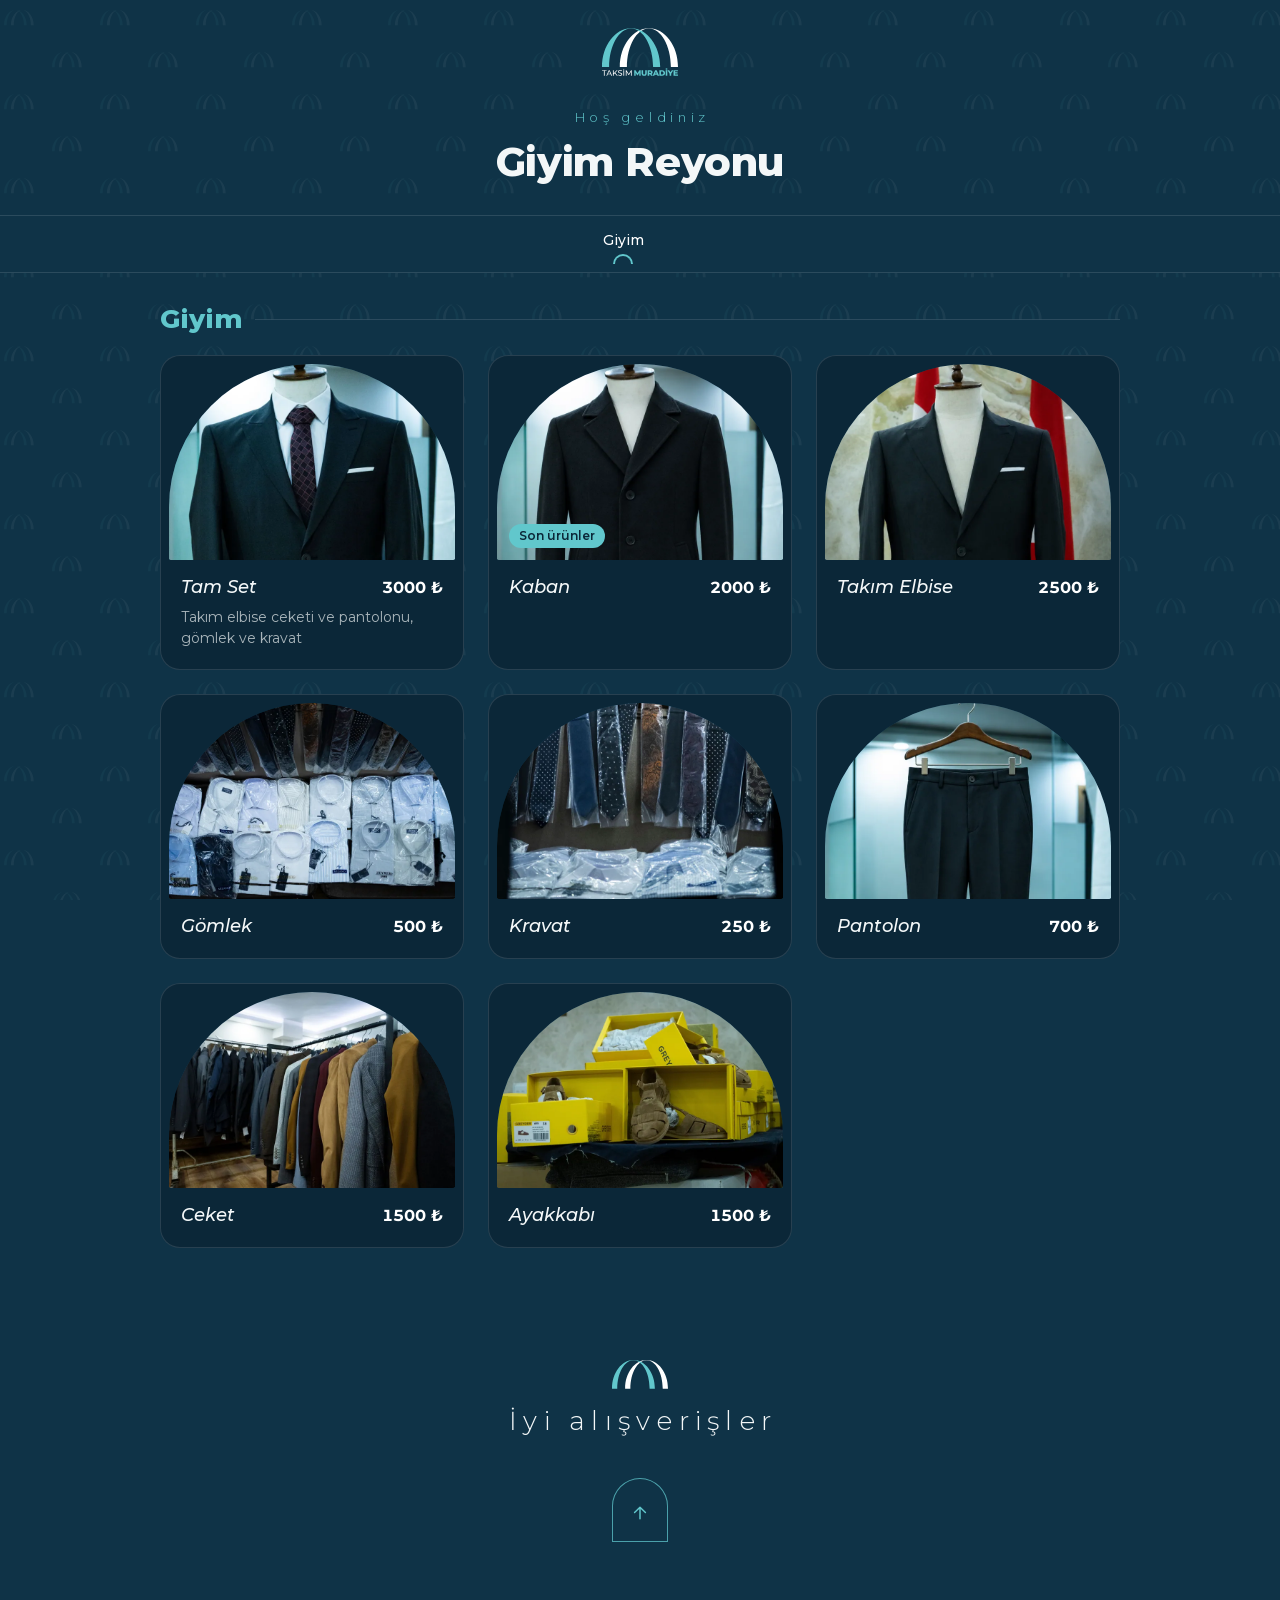
<file: giyim.html>
<!DOCTYPE html><html lang="tr" class="montserrat_b48547ea-module__hP5xRG__variable"><head><meta charSet="utf-8"/><meta name="viewport" content="width=device-width, initial-scale=1, viewport-fit=cover"/><link rel="preload" href="/_next/static/media/a3264cb69f626630-s.p.2w0lnotpt__ns.woff2" as="font" crossorigin="" type="font/woff2"/><link rel="preload" href="/_next/static/media/a88409fdd7dc121c-s.p.1mvr14jy3vxq7.woff2" as="font" crossorigin="" type="font/woff2"/><link rel="preload" href="/_next/static/media/e8f2fbee2754df70-s.p.1dqa_6e_ad4sj.woff2" as="font" crossorigin="" type="font/woff2"/><link rel="preload" href="/_next/static/media/f12c927eaf7b23c0-s.p.148zpjuoy5uon.woff2" as="font" crossorigin="" type="font/woff2"/><link rel="preload" href="/logo/logo-koyu.svg" as="image" fetchPriority="high"/><link rel="preload" as="image" imageSrcSet="/fotograflar/giyim/tam-set-400.webp 400w, /fotograflar/giyim/tam-set-800.webp 800w" imageSizes="(min-width: 760px) 440px, 92vw" fetchPriority="high"/><link rel="stylesheet" href="/_next/static/chunks/2tcjub5jzeieu.css" data-precedence="next"/><link rel="stylesheet" href="/_next/static/chunks/3-0_95clbgqfo.css" data-precedence="next"/><link rel="preload" as="script" fetchPriority="low" href="/_next/static/chunks/310vm2bl3xxpt.js"/><script src="/_next/static/chunks/19mx3mg6lkumu.js" async=""></script><script src="/_next/static/chunks/39u3ld3zqxqqm.js" async=""></script><script src="/_next/static/chunks/1eh83f1trsv72.js" async=""></script><script src="/_next/static/chunks/turbopack-1mgspl6rsex3i.js" async=""></script><script src="/_next/static/chunks/3fntmmi971322.js" async=""></script><script src="/_next/static/chunks/0t3eg9o7-x360.js" async=""></script><meta name="theme-color" content="#0f3347"/><meta name="color-scheme" content="dark"/><title>Giyim Reyonu · Taksim Muradiye</title><meta name="description" content="Taksim Muradiye gıda etkinliği menüsü"/><meta name="application-name" content="Taksim Muradiye"/><link rel="canonical" href="https://taksimmuradiye.github.io/giyim"/><meta name="format-detection" content="telephone=no, date=no, address=no, email=no"/><meta property="og:title" content="Giyim Reyonu · Taksim Muradiye"/><meta property="og:description" content="Taksim Muradiye gıda etkinliği menüsü"/><meta property="og:url" content="https://taksimmuradiye.github.io/giyim"/><meta property="og:site_name" content="Taksim Muradiye"/><meta property="og:locale" content="tr_TR"/><meta property="og:image" content="https://taksimmuradiye.github.io/logo/paylasim.png"/><meta property="og:image:width" content="1200"/><meta property="og:image:height" content="630"/><meta property="og:image:alt" content="Taksim Muradiye"/><meta property="og:type" content="website"/><meta name="twitter:card" content="summary_large_image"/><meta name="twitter:title" content="Giyim Reyonu · Taksim Muradiye"/><meta name="twitter:description" content="Taksim Muradiye gıda etkinliği menüsü"/><meta name="twitter:image" content="https://taksimmuradiye.github.io/logo/paylasim.png"/><meta name="twitter:image:alt" content="Taksim Muradiye"/><meta name="twitter:image:width" content="1200"/><meta name="twitter:image:height" content="630"/><link rel="icon" href="/logo/isaret.svg" type="image/svg+xml"/><link rel="apple-touch-icon" href="/logo/apple-touch-icon.png"/><meta name="next-size-adjust" content=""/><script src="/_next/static/chunks/0cz1d0mv5g_q7.js" noModule=""></script></head><body><div hidden=""><!--$--><!--/$--></div><div class="centik-perdesi" aria-hidden="true"></div><header class="konsept-module__VO9Vbq__ust"><a class="konsept-module__VO9Vbq__logoBag" aria-label="Ana sayfaya dön" data-kontrol="true" href="/"><img src="/logo/logo-koyu.svg" width="76" height="48" alt="Taksim Muradiye" fetchPriority="high" draggable="false"/></a><p class="konsept-module__VO9Vbq__karsilama">Hoş geldiniz</p><h1 class="konsept-module__VO9Vbq__baslik">Giyim Reyonu</h1></header><nav class="KategoriSekmeleri-module__9UEJzW__nav" aria-label="Kategoriler"><div class="KategoriSekmeleri-module__9UEJzW__serit"><ul class="KategoriSekmeleri-module__9UEJzW__liste"><li><a href="#giyim" data-id="giyim" data-kontrol="true" class="KategoriSekmeleri-module__9UEJzW__sekme" aria-current="true"><span class="KategoriSekmeleri-module__9UEJzW__sekmeYazi">Giyim</span></a></li></ul></div></nav><main class="konsept-module__VO9Vbq__menu"><section id="giyim" class="konsept-module__VO9Vbq__bolum" aria-labelledby="giyim-baslik" tabindex="-1"><h2 id="giyim-baslik" class="konsept-module__VO9Vbq__bolumBaslik"><span>Giyim</span></h2><div class="konsept-module__VO9Vbq__izgara"><article class="UrunKarti-module__hKtHfW__kart "><div class="UrunKarti-module__hKtHfW__pencere"><img class="UrunKarti-module__hKtHfW__foto" src="/fotograflar/giyim/tam-set-800.webp" srcSet="/fotograflar/giyim/tam-set-400.webp 400w, /fotograflar/giyim/tam-set-800.webp 800w" sizes="(min-width: 760px) 440px, 92vw" width="800" height="550" alt="" loading="eager" fetchPriority="high" decoding="async"/></div><div class="UrunKarti-module__hKtHfW__govde"><div class="UrunKarti-module__hKtHfW__satir"><h3 class="UrunKarti-module__hKtHfW__ad">Tam Set</h3><p class="UrunKarti-module__hKtHfW__fiyat"><span class="UrunKarti-module__hKtHfW__tutar">3000 ₺</span></p></div><p class="UrunKarti-module__hKtHfW__aciklama">Takım elbise ceketi ve pantolonu, gömlek ve kravat</p></div></article><article class="UrunKarti-module__hKtHfW__kart "><div class="UrunKarti-module__hKtHfW__pencere"><span class="UrunKarti-module__hKtHfW__rozet">Son ürünler</span><img class="UrunKarti-module__hKtHfW__foto" src="/fotograflar/giyim/kaban-800.webp" srcSet="/fotograflar/giyim/kaban-400.webp 400w, /fotograflar/giyim/kaban-800.webp 800w" sizes="(min-width: 760px) 440px, 92vw" width="800" height="550" alt="" loading="lazy" fetchPriority="auto" decoding="async"/></div><div class="UrunKarti-module__hKtHfW__govde"><div class="UrunKarti-module__hKtHfW__satir"><h3 class="UrunKarti-module__hKtHfW__ad">Kaban</h3><p class="UrunKarti-module__hKtHfW__fiyat"><span class="UrunKarti-module__hKtHfW__tutar">2000 ₺</span></p></div></div></article><article class="UrunKarti-module__hKtHfW__kart "><div class="UrunKarti-module__hKtHfW__pencere"><img class="UrunKarti-module__hKtHfW__foto" src="/fotograflar/giyim/takim-elbise-800.webp" srcSet="/fotograflar/giyim/takim-elbise-400.webp 400w, /fotograflar/giyim/takim-elbise-800.webp 800w" sizes="(min-width: 760px) 440px, 92vw" width="800" height="550" alt="" loading="lazy" fetchPriority="auto" decoding="async"/></div><div class="UrunKarti-module__hKtHfW__govde"><div class="UrunKarti-module__hKtHfW__satir"><h3 class="UrunKarti-module__hKtHfW__ad">Takım Elbise</h3><p class="UrunKarti-module__hKtHfW__fiyat"><span class="UrunKarti-module__hKtHfW__tutar">2500 ₺</span></p></div></div></article><article class="UrunKarti-module__hKtHfW__kart "><div class="UrunKarti-module__hKtHfW__pencere"><img class="UrunKarti-module__hKtHfW__foto" src="/fotograflar/giyim/gomlek-800.webp" srcSet="/fotograflar/giyim/gomlek-400.webp 400w, /fotograflar/giyim/gomlek-800.webp 800w" sizes="(min-width: 760px) 440px, 92vw" width="800" height="550" alt="" loading="lazy" fetchPriority="auto" decoding="async"/></div><div class="UrunKarti-module__hKtHfW__govde"><div class="UrunKarti-module__hKtHfW__satir"><h3 class="UrunKarti-module__hKtHfW__ad">Gömlek</h3><p class="UrunKarti-module__hKtHfW__fiyat"><span class="UrunKarti-module__hKtHfW__tutar">500 ₺</span></p></div></div></article><article class="UrunKarti-module__hKtHfW__kart "><div class="UrunKarti-module__hKtHfW__pencere"><img class="UrunKarti-module__hKtHfW__foto" src="/fotograflar/giyim/kravat-800.webp" srcSet="/fotograflar/giyim/kravat-400.webp 400w, /fotograflar/giyim/kravat-800.webp 800w" sizes="(min-width: 760px) 440px, 92vw" width="800" height="550" alt="" loading="lazy" fetchPriority="auto" decoding="async"/></div><div class="UrunKarti-module__hKtHfW__govde"><div class="UrunKarti-module__hKtHfW__satir"><h3 class="UrunKarti-module__hKtHfW__ad">Kravat</h3><p class="UrunKarti-module__hKtHfW__fiyat"><span class="UrunKarti-module__hKtHfW__tutar">250 ₺</span></p></div></div></article><article class="UrunKarti-module__hKtHfW__kart "><div class="UrunKarti-module__hKtHfW__pencere"><img class="UrunKarti-module__hKtHfW__foto" src="/fotograflar/giyim/pantolon-800.webp" srcSet="/fotograflar/giyim/pantolon-400.webp 400w, /fotograflar/giyim/pantolon-800.webp 800w" sizes="(min-width: 760px) 440px, 92vw" width="800" height="550" alt="" loading="lazy" fetchPriority="auto" decoding="async"/></div><div class="UrunKarti-module__hKtHfW__govde"><div class="UrunKarti-module__hKtHfW__satir"><h3 class="UrunKarti-module__hKtHfW__ad">Pantolon</h3><p class="UrunKarti-module__hKtHfW__fiyat"><span class="UrunKarti-module__hKtHfW__tutar">700 ₺</span></p></div></div></article><article class="UrunKarti-module__hKtHfW__kart "><div class="UrunKarti-module__hKtHfW__pencere"><img class="UrunKarti-module__hKtHfW__foto" src="/fotograflar/giyim/ceket-800.webp" srcSet="/fotograflar/giyim/ceket-400.webp 400w, /fotograflar/giyim/ceket-800.webp 800w" sizes="(min-width: 760px) 440px, 92vw" width="800" height="550" alt="" loading="lazy" fetchPriority="auto" decoding="async"/></div><div class="UrunKarti-module__hKtHfW__govde"><div class="UrunKarti-module__hKtHfW__satir"><h3 class="UrunKarti-module__hKtHfW__ad">Ceket</h3><p class="UrunKarti-module__hKtHfW__fiyat"><span class="UrunKarti-module__hKtHfW__tutar">1500 ₺</span></p></div></div></article><article class="UrunKarti-module__hKtHfW__kart "><div class="UrunKarti-module__hKtHfW__pencere"><img class="UrunKarti-module__hKtHfW__foto" src="/fotograflar/giyim/ayakkabi-800.webp" srcSet="/fotograflar/giyim/ayakkabi-400.webp 400w, /fotograflar/giyim/ayakkabi-800.webp 800w" sizes="(min-width: 760px) 440px, 92vw" width="800" height="550" alt="" loading="lazy" fetchPriority="auto" decoding="async"/></div><div class="UrunKarti-module__hKtHfW__govde"><div class="UrunKarti-module__hKtHfW__satir"><h3 class="UrunKarti-module__hKtHfW__ad">Ayakkabı</h3><p class="UrunKarti-module__hKtHfW__fiyat"><span class="UrunKarti-module__hKtHfW__tutar">1500 ₺</span></p></div></div></article></div></section></main><footer class="konsept-module__VO9Vbq__kapanis"><svg class="konsept-module__VO9Vbq__kapanisIsaret" viewBox="0 0 296.54 151.74" aria-hidden="true" focusable="false"><path fill="#FFFFFF" fill-opacity="1" d="M296.54,151.74h-27.73c-.12-83.17-38.48-150.54-85.8-150.54s-85.68,67.37-85.8,150.54h-27.73C69.48,67.94,120.31,0,183.01,0s113.53,67.94,113.53,151.74Z"></path><path fill="#61C7CC" fill-opacity="1" d="M227.07,151.74h-27.73C199.22,68.57,160.86,1.2,113.54,1.2S27.86,68.57,27.74,151.74H0C0,67.94,50.84,0,113.54,0s113.53,67.94,113.53,151.74Z"></path></svg><p class="konsept-module__VO9Vbq__afiyet">İyi alışverişler</p><button type="button" class="konsept-module__VO9Vbq__basaDon" aria-label="Menünün başına dön"><svg viewBox="0 0 24 24" fill="none" stroke="currentColor" stroke-width="1.75" stroke-linecap="round" stroke-linejoin="round" aria-hidden="true"><path d="M12 19V5M5.5 11.5 12 5l6.5 6.5"></path></svg></button></footer><!--$--><!--/$--><script src="/_next/static/chunks/310vm2bl3xxpt.js" id="_R_" async=""></script><script>(self.__next_f=self.__next_f||[]).push([0])</script><script>self.__next_f.push([1,"1:\"$Sreact.fragment\"\n2:I[39756,[\"/_next/static/chunks/3fntmmi971322.js\"],\"default\"]\n3:I[37457,[\"/_next/static/chunks/3fntmmi971322.js\"],\"default\"]\n5:I[97367,[\"/_next/static/chunks/3fntmmi971322.js\"],\"OutletBoundary\"]\n6:\"$Sreact.suspense\"\n9:I[97367,[\"/_next/static/chunks/3fntmmi971322.js\"],\"ViewportBoundary\"]\nb:I[97367,[\"/_next/static/chunks/3fntmmi971322.js\"],\"MetadataBoundary\"]\nd:I[68027,[\"/_next/static/chunks/3fntmmi971322.js\"],\"default\",1]\n:HL[\"/_next/static/chunks/2tcjub5jzeieu.css\",\"style\"]\n:HL[\"/_next/static/media/a3264cb69f626630-s.p.2w0lnotpt__ns.woff2\",\"font\",{\"crossOrigin\":\"\",\"type\":\"font/woff2\"}]\n:HL[\"/_next/static/media/a88409fdd7dc121c-s.p.1mvr14jy3vxq7.woff2\",\"font\",{\"crossOrigin\":\"\",\"type\":\"font/woff2\"}]\n:HL[\"/_next/static/media/e8f2fbee2754df70-s.p.1dqa_6e_ad4sj.woff2\",\"font\",{\"crossOrigin\":\"\",\"type\":\"font/woff2\"}]\n:HL[\"/_next/static/media/f12c927eaf7b23c0-s.p.148zpjuoy5uon.woff2\",\"font\",{\"crossOrigin\":\"\",\"type\":\"font/woff2\"}]\n:HL[\"/_next/static/chunks/3-0_95clbgqfo.css\",\"style\"]\n8:X\n0:{\"P\":null,\"c\":[\"\",\"giyim\"],\"q\":\"\",\"i\":false,\"f\":[[[\"\",{\"children\":[[\"konsept\",\"giyim\",\"d\",[\"qr\"]],{\"children\":[\"__PAGE__\",{},\"$undefined\",\"$undefined\",4608]},\"$undefined\",\"$undefined\",4608]},\"$undefined\",\"$undefined\",4624],[[\"$\",\"$1\",\"c\",{\"children\":[[[\"$\",\"link\",\"0\",{\"rel\":\"stylesheet\",\"href\":\"/_next/static/chunks/2tcjub5jzeieu.css\",\"precedence\":\"next\",\"crossOrigin\":\"$undefined\",\"nonce\":\"$undefined\"}],[\"$\",\"script\",\"script-0\",{\"src\":\"/_next/static/chunks/3fntmmi971322.js\",\"async\":true,\"nonce\":\"$undefined\"}]],[\"$\",\"html\",null,{\"lang\":\"tr\",\"className\":\"montserrat_b48547ea-module__hP5xRG__variable\",\"children\":[\"$\",\"body\",null,{\"children\":[[\"$\",\"div\",null,{\"className\":\"centik-perdesi\",\"aria-hidden\":\"true\"}],[\"$\",\"$L2\",null,{\"parallelRouterKey\":\"children\",\"error\":\"$undefined\",\"errorStyles\":\"$undefined\",\"errorScripts\":\"$undefined\",\"template\":[\"$\",\"$L3\",null,{}],\"templateStyles\":\"$undefined\",\"templateScripts\":\"$undefined\",\"notFound\":[[[\"$\",\"title\",null,{\"children\":\"404: This page could not be found.\"}],[\"$\",\"div\",null,{\"style\":{\"fontFamily\":\"system-ui,\\\"Segoe UI\\\",Roboto,Helvetica,Arial,sans-serif,\\\"Apple Color Emoji\\\",\\\"Segoe UI Emoji\\\"\",\"height\":\"100vh\",\"textAlign\":\"center\",\"display\":\"flex\",\"flexDirection\":\"column\",\"alignItems\":\"center\",\"justifyContent\":\"center\"},\"children\":[\"$\",\"div\",null,{\"children\":[[\"$\",\"style\",null,{\"dangerouslySetInnerHTML\":{\"__html\":\"body{color:#000;background:#fff;margin:0}.next-error-h1{border-right:1px solid rgba(0,0,0,.3)}@media (prefers-color-scheme:dark){body{color:#fff;background:#000}.next-error-h1{border-right:1px solid rgba(255,255,255,.3)}}\"}}],[\"$\",\"h1\",null,{\"className\":\"next-error-h1\",\"style\":{\"display\":\"inline-block\",\"margin\":\"0 20px 0 0\",\"padding\":\"0 23px 0 0\",\"fontSize\":24,\"fontWeight\":500,\"verticalAlign\":\"top\",\"lineHeight\":\"49px\"},\"children\":404}],[\"$\",\"div\",null,{\"style\":{\"display\":\"inline-block\"},\"children\":[\"$\",\"h2\",null,{\"style\":{\"fontSize\":14,\"fontWeight\":400,\"lineHeight\":\"49px\",\"margin\":0},\"children\":\"This page could not be found.\"}]}]]}]}]],[]],\"forbidden\":\"$undefined\",\"unauthorized\":\"$undefined\"}]]}]}]]}],{\"children\":[[\"$\",\"$1\",\"c\",{\"children\":[null,[\"$\",\"$L2\",null,{\"parallelRouterKey\":\"children\",\"error\":\"$undefined\",\"errorStyles\":\"$undefined\",\"errorScripts\":\"$undefined\",\"template\":[\"$\",\"$L3\",null,{}],\"templateStyles\":\"$undefined\",\"templateScripts\":\"$undefined\",\"notFound\":\"$undefined\",\"forbidden\":\"$undefined\",\"unauthorized\":\"$undefined\"}]]}],{\"children\":[[\"$\",\"$1\",\"c\",{\"children\":[\"$L4\",[[\"$\",\"link\",\"0\",{\"rel\":\"stylesheet\",\"href\":\"/_next/static/chunks/3-0_95clbgqfo.css\",\"precedence\":\"next\",\"crossOrigin\":\"$undefined\",\"nonce\":\"$undefined\"}],[\"$\",\"script\",\"script-0\",{\"src\":\"/_next/static/chunks/0t3eg9o7-x360.js\",\"async\":true,\"nonce\":\"$undefined\"}]],[\"$\",\"$L5\",null,{\"children\":[\"$\",\"$6\",null,{\"name\":\"Next.MetadataOutlet\",\"children\":\"$@7\"}]}]]}],{},null,false,null]},null,false,\"$8\"]},null,false,null],[\"$\",\"$1\",\"h\",{\"children\":[null,[\"$\",\"$L9\",null,{\"children\":\"$La\"}],[\"$\",\"div\",null,{\"hidden\":true,\"children\":[\"$\",\"$Lb\",null,{\"children\":[\"$\",\"$6\",null,{\"name\":\"Next.Metadata\",\"children\":\"$Lc\"}]}]}],[\"$\",\"meta\",null,{\"name\":\"next-size-adjust\",\"content\":\"\"}]]}],false]],\"m\":\"$undefined\",\"G\":[\"$d\",[[\"$\",\"link\",\"0\",{\"rel\":\"stylesheet\",\"href\":\"/_next/static/chunks/2tcjub5jzeieu.css\",\"precedence\":\"next\",\"crossOrigin\":\"$undefined\",\"nonce\":\"$undefined\"}]]],\"S\":true,\"h\":null,\"r\":\"$undefined\",\"s\":\"$undefined\",\"a\":\"$undefined\",\"l\":\"$undefined\",\"p\":\"$undefined\",\"d\":\"$undefined\",\"b\":\"V9676dDhLaJ6jO2DyuaHn\"}\ne:I[22016,[\"/_next/static/chunks/3fntmmi971322.js\",\"/_next/static/chunks/0t3eg9o7-x360.js\"],\"\"]\nf:I[79763,[\"/_next/static/chunks/3fntmmi971322.js\",\"/_next/static/chunks/0t3eg9o7-x360.js\"],\"KategoriSekmeleri\"]\n:HL[\"/logo/logo-koyu.svg\",\"image\",{\"fetchPriority\":\"high\"}]\n:HL[\"/fotograflar/giyim/tam-set-800.webp\",\"image\",{\"imageSrcSet\":\"/fotograflar/giyim/tam-set-400.webp 400w, /fotograflar/giyim/tam-set-800.webp 800w\",\"imageSizes\":\"(min-width: 760px) 440px, 92vw\",\"fetchPriority\":\"high\"}]\n8:C\n4:[[\"$\",\"header\",null,{\"className\":\"konsept-module__VO9Vbq__ust\",\"children\":[[\"$\",\"$Le\",null,{\"href\":\"/\",\"className\":\"konsept-module__VO9Vbq__logoBag\",\"aria-label\":\"Ana sayfaya dön\",\"data-kontrol\":true,\"children\":[\"$\",\"img\",null,{\"className\":\"$undefined\",\"src\":\"/logo/logo-koyu.svg\",\"width\":76,\"height\":48,\"alt\":\"Taksim Muradiye\",\"fetchPriority\":\"high\",\"draggable\":false}]}],[\"$\",\"p\",null,{\"className\":\"konsept-module__VO9Vbq__karsilama\",\"children\":\"Hoş geldiniz\"}],[\"$\",\"h1\",null,{\"className\":\"konsept-module__VO9Vbq__baslik\",\"children\":\"Giyim Reyonu\"}]]}],[\"$\",\"$Lf\",null,{\"sekmeler\":[{\"id\":\"giyim\",\"ad\":\"Giyim\"}]}],[\"$\",\"main\",null,{\"className\":\"konsept-module__VO9Vbq__menu\",\"children\":[[\"$\",\"section\",\"giyim\",{\"id\":\"giyim\",\"className\":\"konsept-module__VO9Vbq__bolum\",\"aria-labelledby\":\"giyim-baslik\",\"tabIndex\":-1,\"children\":[[\"$\",\"h2\",null,{\"id\":\"giyim-baslik\",\"className\":\"konsept-module__VO9Vbq__bolumBaslik\",\"children\":[\"$\",\"span\",null,{\"children\":\"Giyim\"}]}],[\"$\",\"div\",null,{\"className\":\"konsept-module__VO9Vbq__izgara\",\"children\":[[\"$\",\"article\",\"tam-set\",{\"className\":\"UrunKarti-module__hKtHfW__kart \",\"children\":[[\"$\",\"div\",null,{\"className\":\"UrunKarti-module__hKtHfW__pencere\",\"children\":[null,[\"$\",\"img\",null,{\"className\":\"UrunKarti-module__hKtHfW__foto\",\"src\":\"/fotograflar/giyim/tam-set-800.webp\",\"srcSet\":\"/fotograflar/giyim/tam-set-400.webp 400w, /fotograflar/giyim/tam-set-800.webp 800w\",\"sizes\":\"(min-width: 760px) 440px, 92vw\",\"width\":800,\"height\":550,\"alt\":\"\",\"loading\":\"eager\",\"fetchPriority\":\"high\",\"decoding\":\"async\"}]]}],[\"$\",\"div\",null,{\"className\":\"UrunKarti-module__hKtHfW__govde\",\"children\":[[\"$\",\"div\",null,{\"className\":\"UrunKarti-module__hKtHfW__satir\",\"children\":[[\"$\",\"h3\",null,{\"className\":\"UrunKarti-module__hKtHfW__ad\",\"children\":\"Tam Set\"}],[\"$\",\"p\",null,{\"className\":\"UrunKarti-module__hKtHfW__fiyat\",\"children\":[[\"$\",\"span\",\"0\",{\"className\":\"UrunKarti-module__hKtHfW__tutar\",\"children\":\"3000 ₺\"}]]}]]}],[\"$\",\"p\",null,{\"className\":\"UrunKarti-module__hKtHfW__aciklama\",\"children\":\"Takım elbise ceketi ve pantolonu, gömlek ve kravat\"}]]}]]}],[\"$\",\"article\",\"kaban\",{\"className\":\"UrunKarti-module__hKtHfW__kart \",\"children\":[[\"$\",\"div\",null,{\"className\":\"UrunKarti-module__hKtHfW__pencere\",\"children\":[[\"$\",\"span\",null,{\"className\":\"UrunKarti-module__hKtHfW__rozet\",\"children\":\"Son ürünler\"}],[\"$\",\"img\",null,{\"className\":\"UrunKarti-module__hKtHfW__foto\",\"src\":\"/fotograflar/giyim/kaban-800.webp\",\"srcSet\":\"/fotograflar/giyim/kaban-400.webp 400w, /fotograflar/giyim/kaban-800.webp 800w\",\"sizes\":\"(min-width: 760px) 440px, 92vw\",\"width\":800,\"height\":550,\"alt\":\"\",\"loading\":\"lazy\",\"fetchPriority\":\"auto\",\"decoding\":\"async\"}]]}],[\"$\",\"div\",null,{\"className\":\"UrunKarti-module__hKtHfW__govde\",\"children\":[[\"$\",\"div\",null,{\"className\":\"UrunKarti-module__hKtHfW__satir\",\"children\":[[\"$\",\"h3\",null,{\"className\":\"UrunKarti-module__hKtHfW__ad\",\"children\":\"Kaban\"}],[\"$\",\"p\",null,{\"className\":\"UrunKarti-module__hKtHfW__fiyat\",\"children\":[[\"$\",\"span\",\"0\",{\"className\":\"UrunKarti-module__hKtHfW__tutar\",\"children\":\"2000 ₺\"}]]}]]}],null]}]]}],[\"$\",\"article\",\"takim-elbise\",{\"className\":\"UrunKarti-module__hKtHfW__kart \",\"children\":[[\"$\",\"div\",null,{\"className\":\"UrunKarti-module__hKtHfW__pencere\",\"children\":[null,[\"$\",\"img\",null,{\"className\":\"UrunKarti-module__hKtHfW__foto\",\"src\":\"/fotograflar/giyim/takim-elbise-800.webp\",\"srcSet\":\"/fotograflar/giyim/takim-elbise-400.webp 400w, /fotograflar/giyim/takim-elbise-800.webp 800w\",\"sizes\":\"(min-width: 760px) 440px, 92vw\",\"width\":800,\"height\":550,\"alt\":\"\",\"loading\":\"lazy\",\"fetchPriority\":\"auto\",\"decoding\":\"async\"}]]}],[\"$\",\"div\",null,{\"className\":\"UrunKarti-module__hKtHfW__govde\",\"children\":[[\"$\",\"div\",null,{\"className\":\"UrunKarti-module__hKtHfW__satir\",\"children\":[[\"$\",\"h3\",null,{\"className\":\"UrunKarti-module__hKtHfW__ad\",\"children\":\"Takım Elbise\"}],[\"$\",\"p\",null,{\"className\":\"UrunKarti-module__hKtHfW__fiyat\",\"children\":[[\"$\",\"span\",\"0\",{\"className\":\"UrunKarti-module__hKtHfW__tutar\",\"children\":\"2500 ₺\"}]]}]]}],null]}]]}],[\"$\",\"article\",\"gomlek\",{\"className\":\"UrunKarti-module__hKtHfW__kart \",\"children\":[[\"$\",\"div\",null,{\"className\":\"UrunKarti-module__hKtHfW__pencere\",\"children\":[null,[\"$\",\"img\",null,{\"className\":\"UrunKarti-module__hKtHfW__foto\",\"src\":\"/fotograflar/giyim/gomlek-800.webp\",\"srcSet\":\"/fotograflar/giyim/gomlek-400.webp 400w, /fotograflar/giyim/gomlek-800.webp 800w\",\"sizes\":\"(min-width: 760px) 440px, 92vw\",\"width\":800,\"height\":550,\"alt\":\"\",\"loading\":\"lazy\",\"fetchPriority\":\"auto\",\"decoding\":\"async\"}]]}],\"$L10\"]}],\"$L11\",\"$L12\",\"$L13\",\"$L14\"]}]]}]]}],\"$L15\"]\n16:I[68111,[\"/_next/static/chunks/3fntmmi971322.js\",\"/_next/static/chunks/0t3eg9o7-x360.js\"],\"BasaDon\"]\n10:[\"$\",\"div\",null,{\"className\":\"UrunKarti-module__hKtHfW__govde\",\"children\":[[\"$\",\"div\",null,{\"className\":\"UrunKarti-module__hKtHfW__satir\",\"children\":[[\"$\",\"h3\",null,{\"className\":\"UrunKarti-module__hKtHfW__ad\",\"children\":\"Gömlek\"}],[\"$\",\"p\",null,{\"className\":\"UrunKarti-module__hKtHfW__fiyat\",\"children\":[[\"$\",\"span\",\"0\",{\"className\":\"UrunKarti-module__hKtHfW__tutar\",\"children\":\"500 ₺\"}]]}]]}],null]}]\n11:[\"$\",\"article\",\"kravat\",{\"className\":\"UrunKarti-module__hKtHfW__kart \",\"children\":[[\"$\",\"div\",null,{\"className\":\"UrunKarti-module__hKtHfW__pencere\",\"children\":[null,[\"$\",\"img\",null,{\"className\":\"UrunKarti-module__hKtHfW__foto\",\"src\":\"/fotograflar/giyim/kravat-800.webp\",\"srcSet\":\"/fotograflar/giyim/kravat-400.webp 400w, /fotograflar/giyim/kravat-800.webp 800w\",\"sizes\":\"(min-width: 760px) 440px, 92vw\",\"width\":800,\"height\":550,\"alt\":\"\",\"loading\":\"lazy\",\"fetchPriority\":\"auto\",\"decoding\":\"async\"}]]}],[\"$\",\"div\",null,{\"className\":\"UrunKarti-module__hKtHfW__govde\",\"children\":[[\"$\",\"div\",null,{\"className\":\"UrunKarti-module__hKtHfW__satir\",\"children\":[[\"$\",\"h3\",null,{\"className\":\"UrunKarti-module__hKtHfW__ad\",\"children\":\"Kravat\"}],[\"$\",\"p\",null,{\"className\":\"UrunKarti-module__hKtHfW__fiyat\",\"children\":[[\"$\",\"span\",\"0\",{\"className\":\"UrunKarti-module__hKtHfW__tutar\",\"children\":\"250 ₺\"}]]}]]}],null]}]]}]\n12:[\"$\",\"article\",\"pantolon\",{\"className\":\"UrunKarti-module__hKtHfW__kart \",\"children\":[[\"$\",\"div\",null,{\"className\":\"UrunKarti-module__hKtHfW__pencere\",\"children\":[null,[\"$\",\"img\",null,{\"className\":\"UrunKarti-module__hKtHfW__foto\",\"src\":\"/fotograflar/giyim/pantolon-800.webp\",\"srcSet\":\"/fotograflar/giyim/pantolon-400.webp 400w, /fotograflar/giyim/pantolon-800.webp 800w\",\"sizes\":\"(min-width: 760px) 440px, 92vw\",\"width\":800,\"height\":550,\"alt\":\"\",\"loading\":\"lazy\",\"fetchPriority\":\"auto\",\"decoding\":\"async\"}]]}],[\"$\",\"div\",null,{\"className\":\"UrunKarti-module__hKtHfW__govde\",\"children\":[[\"$\",\"div\",null,{\"className\":\"UrunKarti-module__hKtHfW__satir\",\"children\":[[\"$\",\"h3\",null,{\"className\":\"UrunKarti-module__hKtHfW__ad\",\"children\":\"Pantolon\"}],[\"$\",\"p\",null,{\"className\":\"UrunKarti-module__hKtHfW__fiyat\",\"children\":[[\"$\",\"span\",\"0\",{\"className\":\"UrunKarti-module__hKtHfW__tutar\",\"children\":\"700 ₺\"}]]}]]}],null]}]]}]\n13:[\"$\",\"article\",\"ceket\",{\"className\":\"UrunKarti-module__hKtHfW__kart \",\"children\":[[\"$\",\"div\",null,{\"className\":\"UrunKarti-module__hKtHfW__pencere\",\"children\":[null,[\"$\",\"img\",null,{\"className\":\"UrunKarti-module__hKtHfW__foto\",\"src\":\"/fotograflar/giyim/ceket-800.webp\",\"srcSet\":\"/fotograflar/giyim/ceket-400.webp 400w, /fotograflar/giyim/ceket-800.webp 800w\",\"sizes\":\"(min-width: 760px) 440px, 92vw\",\"width\":800,\"height\":550,\"alt\":\"\",\"loading\":\"lazy\",\"fetchPriority\":\"auto\",\"decoding\":\"async\"}]]}],[\"$\",\"div\",null,{\"className\":\"UrunKarti-module__hKtHfW__govde\",\"children\":[[\"$\",\"div\",null,{\"className\":\"UrunKarti-module__hKtHfW__satir\",\"children\":[[\"$\",\"h3\",null,{\"className\":\"UrunKarti-module__hKtHfW__ad\",\"children\":\"Ceket\"}],[\"$\",\"p\",null,{\"className\":\"UrunKarti-module__hKtHfW__fiyat\",\"children\":[[\"$\",\"span\",\"0\",{\"className\":\"UrunKarti-module__hKtHfW__tutar\",\"children\":\"1500 ₺\"}]]}]]}],null]}]]}]\n14:[\"$\",\"article\",\"ayakkabi\",{\"className\":\"UrunKarti-module__hKtHfW__kart \",\"children\":[[\"$\",\"div\",null,{\"className\":\"UrunKarti-module__hKtHfW__pencere\",\"children\":[null,[\"$\",\"img\",null,{\"className\":\"UrunKarti-module__hKtHfW__foto\",\"src\":\"/fotograflar/giyim/ayakkabi-800.webp\",\"srcSet\":\"/fotograflar/giyim/ayakkabi-400.webp 400w, /fotograflar/giyim/ayakkabi-800.webp 800w\",\"sizes\":\"(min-width: 760px) 440px, 92vw\",\"width\":800,\"height\":550,\"alt\":\"\",\"loading\":\"lazy\",\"fetchPriority\":\"auto\",\"decoding\":\"async\"}]]}],[\"$\",\"div\",null,{\"className\":\"UrunKarti-module__hKtHfW__govde\",\"children\":[[\"$\",\"div\",null,{\"className\":\"UrunKarti-module__hKtHfW__satir\",\"children\":[[\"$\",\"h3\",null,{\"className\":\"UrunKarti-module__hKtHfW__ad\",\"children\":\"Ayakkabı\"}],[\"$\",\"p\",null,{\"className\":\"UrunKarti-module__hKtHfW__fiyat\",\"children\":[[\"$\",\"span\",\"0\",{\"className\":\"UrunKarti-module__hKtHfW__tutar\",\"children\":\"1500 ₺\"}]]}]]}],null]}]]}]\n15:[\"$\",\"footer\",null,{\"className\":\"konsept-module__VO9Vbq__kapanis\",\"children\":[null,[\"$\",\"svg\",null,{\"className\":\"konsept-module__VO9Vbq__kapanisIsaret\",\"viewBox\":\"0 0 296.54 151.74\",\"aria-hidden\":\"true\",\"focusable\":\"false\",\"children\":[[\"$\",\"path\",null,{\"fill\":\"#FFFFFF\",\"fillOpacity\":1,\"d\":\"M296.54,151.74h-27.73c-.12-83.17-38.48-150.54-85.8-150.54s-85.68,67.37-85.8,150.54h-27.73C69.48,67.94,120.31,0,183.01,0s113.53,67.94,113.53,151.74Z\"}],[\"$\",\"path\",null,{\"fill\":\"#61C7CC\",\"fillOpacity\":1,\"d\":\"M227.07,151.74h-27.73C199.22,68.57,160.86,1.2,113.54,1.2S27.86,68.57,27.74,151.74H0C0,67.94,50.84,0,113.54,0s113.53,67.94,113.53,151.74Z\"}]]}],[\"$\",\"p\",null,{\"className\":\"konsept-module__VO9Vbq__afiyet\",\"children\":\"İyi alışverişler\"}],[\"$\",\"$L16\",null,{\"className\":\"konsept-module__VO9Vbq__basaDon\"}]]}]\na:[[\"$\",\"meta\",\"0\",{\"charSet\":\"utf-8\"}],[\"$\",\"meta\",\"1\",{\"name\":\"viewport\",\"content\":\"width=device-width, initial-scale=1, viewport-fit=cover\"}],[\"$\",\"meta\",\"2\",{\"name\":\"theme-color\",\"content\":\"#0f3347\"}],[\"$\",\"meta\",\"3\",{\"name\":\"color-scheme\",\"content\":\"dark\"}]]\n17:I[27201,[\"/_next/static/chunks/3fntmmi971322.js\"],\"IconMark\"]\n7:null\nc:[[\"$\",\"title\",\"0\",{\"children\":\"Giyim Reyonu · Taksim Muradiye\"}],[\"$\",\"meta\",\"1\",{\"name\":\"description\",\"content\":\"Taksim Muradiye gıda etkinliği menüsü\"}],[\"$\",\"meta\",\"2\",{\"name\":\"application-name\",\"content\":\"Taksim Muradiye\"}],[\"$\",\"link\",\"3\",{\"rel\":\"canonical\",\"href\":\"https://taksimmuradiye.github.io/giyim\"}],[\"$\",\"meta\",\"4\",{\"name\":\"format-detection\",\"content\":\"telephone=no, date=no, address=no, email=no\"}],[\"$\",\"meta\",\"5\",{\"property\":\"og:title\",\"content\":\"Giyim Reyonu · Taksim Muradiye\"}],[\"$\",\"meta\",\"6\",{\"property\":\"og:description\",\"content\":\"Taksim Muradiye gıda etkinliği menüsü\"}],[\"$\",\"meta\",\"7\",{\"property\":\"og:url\",\"content\":\"https://taksimmuradiye.github.io/giyim\"}],[\"$\",\"meta\",\"8\",{\"property\":\"og:site_name\",\"content\":\"Taksim Muradiye\"}],[\"$\",\"meta\",\"9\",{\"property\":\"og:locale\",\"content\":\"tr_TR\"}],[\"$\",\"meta\",\"10\",{\"property\":\"og:image\",\"content\":\"https://taksimmuradiye.github.io/logo/paylasim.png\"}],[\"$\",\"meta\",\"11\",{\"property\":\"og:image:width\",\"content\":\"1200\"}],[\"$\",\"meta\",\"12\",{\"property\":\"og:image:height\",\"content\":\"630\"}],[\"$\",\"meta\",\"13\",{\"property\":\"og:image:alt\",\"content\":\"Taksim Muradiye\"}],[\"$\",\"meta\",\"14\",{\"property\":\"og:type\",\"content\":\"website\"}],[\"$\",\"meta\",\"15\",{\"name\":\"twitter:card\",\"content\":\"summary_large_image\"}],[\"$\",\"meta\",\"16\",{\"name\":\"twitter:title\",\"content\":\"Giyim Reyonu · Taksim Muradiye\"}],[\"$\",\"meta\",\"17\",{\"name\":\"twitter:description\",\"content\":\"Taksim Muradiye gıda etkinliği menüsü\"}],[\"$\",\"meta\",\"18\",{\"name\":\"twitter:image\",\"content\":\"https://taksimmuradiye.github.io/logo/paylasim.png\"}],[\"$\",\"meta\",\"19\",{\"name\":\"twitter:image:alt\",\"content\":\"Taksim Muradiye\"}],[\"$\",\"meta\",\"20\",{\"name\":\"twitter:image:width\",\"content\":\"1200\"}],[\"$\",\"meta\",\"21\",{\"name\":\"twitter:image:height\",\"content\":\"630\"}],[\"$\",\"link\",\"22\",{\"rel\":\"icon\",\"href\":\"/logo/isaret.svg\",\"type\":\"image/svg+xml\"}],[\"$\",\"link\",\"23\",{\"rel\":\"apple-touch-icon\",\"href\":\"/logo/apple-touch-icon.png\"}],[\"$\",\"$L17\",\"24\",{}]]\n"])</script></body></html>
</file>
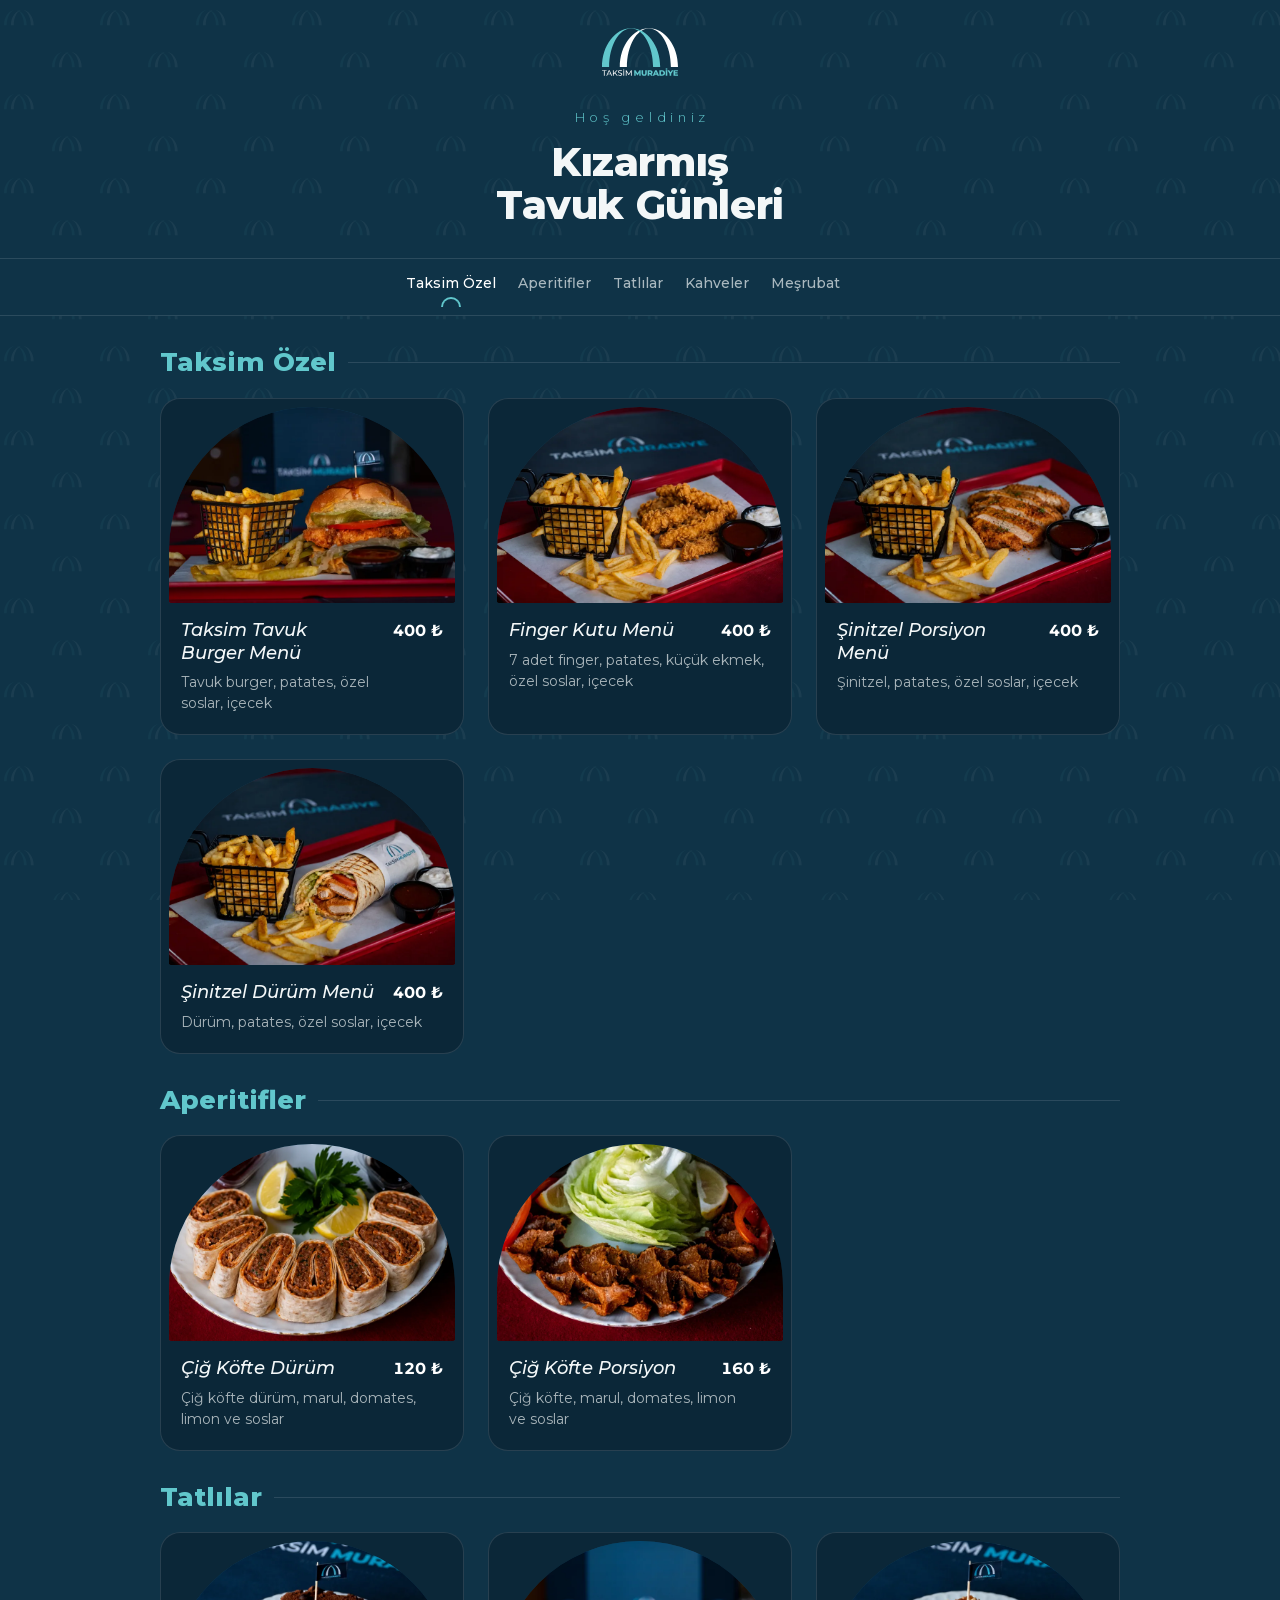
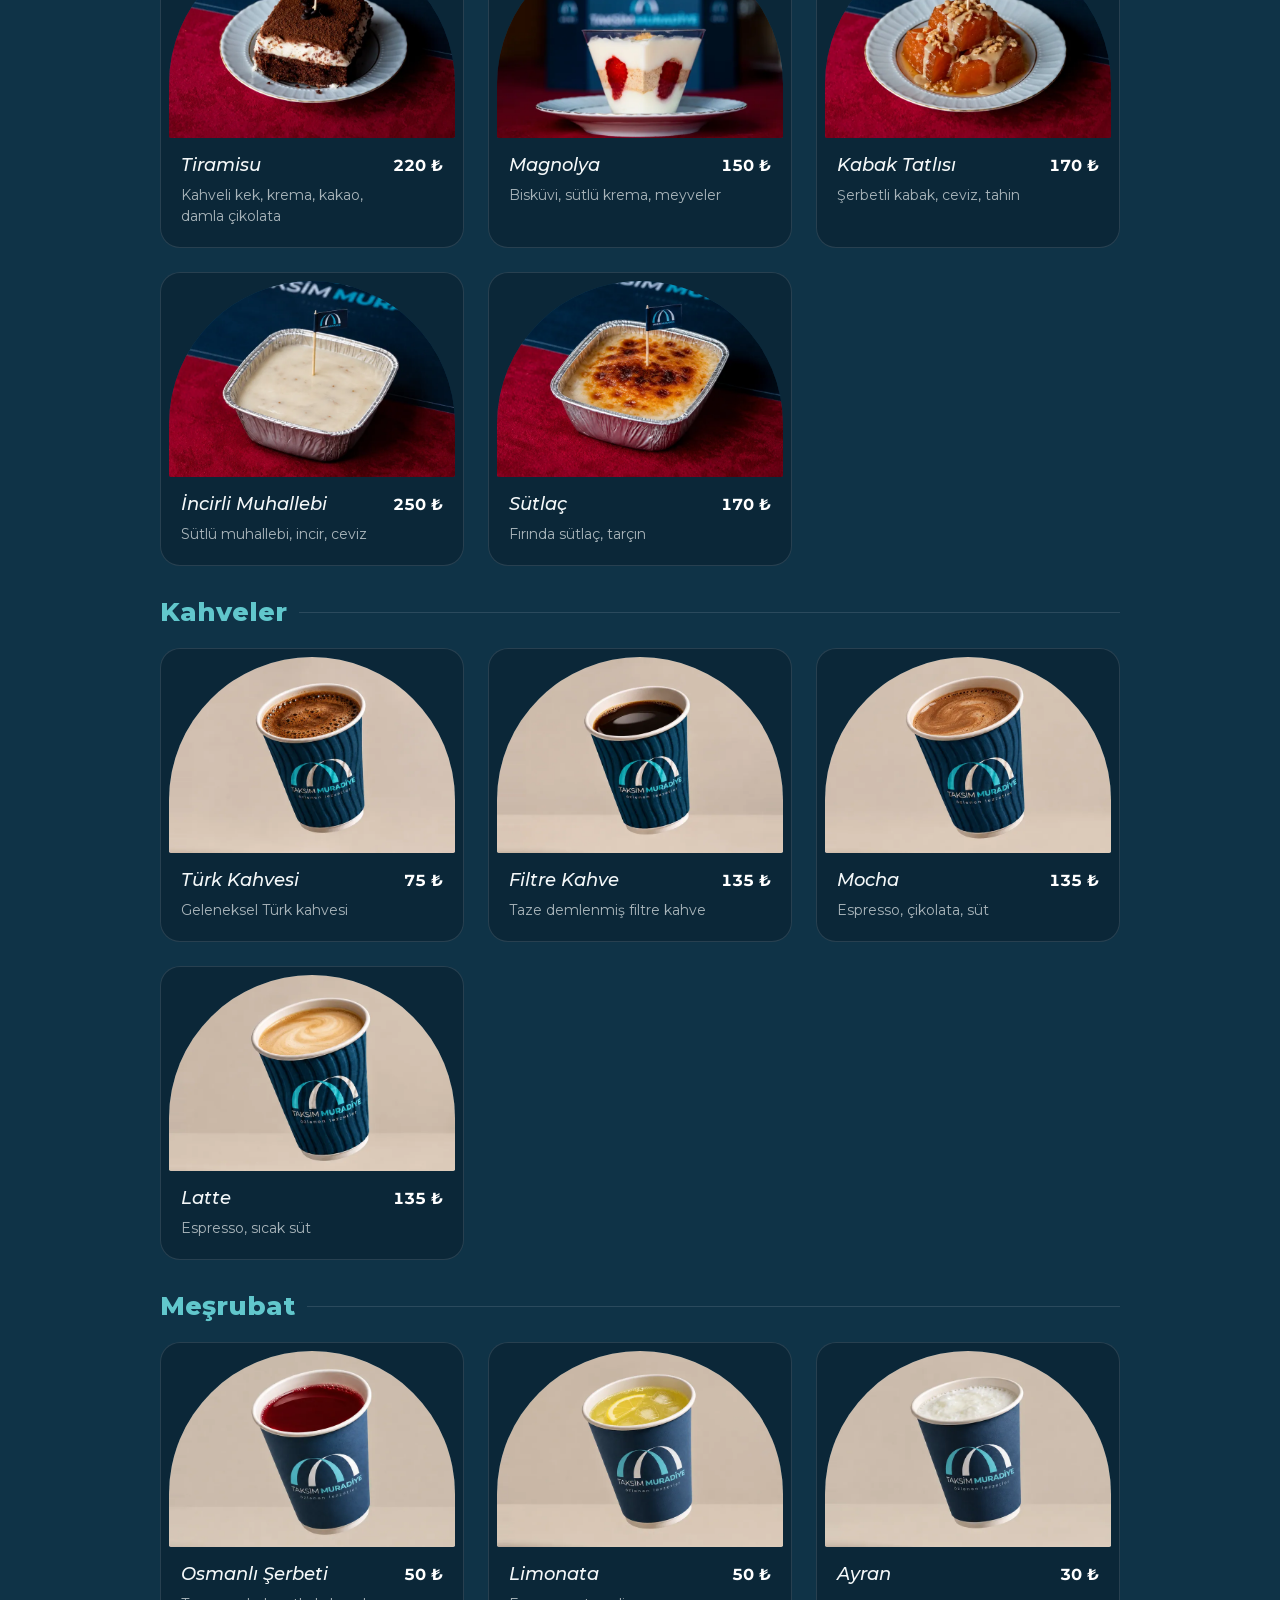
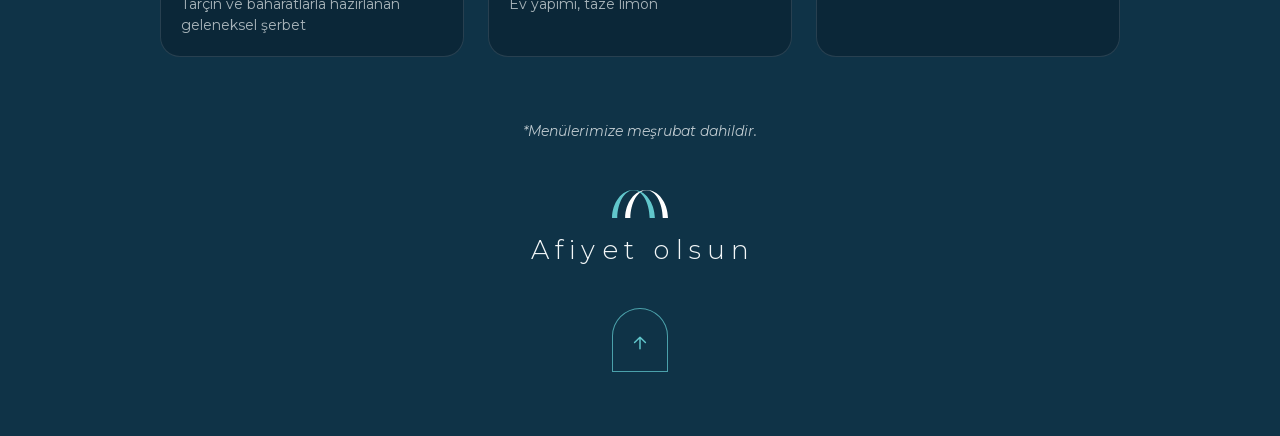
<file: kizarmis-tavuk-gunleri.html>
<!DOCTYPE html><html lang="tr" class="montserrat_b48547ea-module__hP5xRG__variable"><head><meta charSet="utf-8"/><meta name="viewport" content="width=device-width, initial-scale=1, viewport-fit=cover"/><link rel="preload" href="/_next/static/media/a3264cb69f626630-s.p.2w0lnotpt__ns.woff2" as="font" crossorigin="" type="font/woff2"/><link rel="preload" href="/_next/static/media/a88409fdd7dc121c-s.p.1mvr14jy3vxq7.woff2" as="font" crossorigin="" type="font/woff2"/><link rel="preload" href="/_next/static/media/e8f2fbee2754df70-s.p.1dqa_6e_ad4sj.woff2" as="font" crossorigin="" type="font/woff2"/><link rel="preload" href="/_next/static/media/f12c927eaf7b23c0-s.p.148zpjuoy5uon.woff2" as="font" crossorigin="" type="font/woff2"/><link rel="preload" href="/logo/logo-koyu.svg" as="image" fetchPriority="high"/><link rel="preload" as="image" imageSrcSet="/fotograflar/kizarmis-tavuk-gunleri/taksim-tavuk-burger-menu-400.webp 400w, /fotograflar/kizarmis-tavuk-gunleri/taksim-tavuk-burger-menu-800.webp 800w" imageSizes="(min-width: 760px) 440px, 92vw" fetchPriority="high"/><link rel="stylesheet" href="/_next/static/chunks/2tcjub5jzeieu.css" data-precedence="next"/><link rel="stylesheet" href="/_next/static/chunks/3-0_95clbgqfo.css" data-precedence="next"/><link rel="preload" as="script" fetchPriority="low" href="/_next/static/chunks/310vm2bl3xxpt.js"/><script src="/_next/static/chunks/19mx3mg6lkumu.js" async=""></script><script src="/_next/static/chunks/39u3ld3zqxqqm.js" async=""></script><script src="/_next/static/chunks/1eh83f1trsv72.js" async=""></script><script src="/_next/static/chunks/turbopack-1mgspl6rsex3i.js" async=""></script><script src="/_next/static/chunks/3fntmmi971322.js" async=""></script><script src="/_next/static/chunks/0t3eg9o7-x360.js" async=""></script><meta name="next-size-adjust" content=""/><meta name="theme-color" content="#0f3347"/><meta name="color-scheme" content="dark"/><title>Kızarmış Tavuk Günleri · Taksim Muradiye</title><meta name="description" content="Taksim Muradiye gıda etkinliği menüsü"/><meta name="application-name" content="Taksim Muradiye"/><link rel="canonical" href="https://taksimmuradiye.github.io/kizarmis-tavuk-gunleri"/><meta name="format-detection" content="telephone=no, date=no, address=no, email=no"/><meta property="og:title" content="Kızarmış Tavuk Günleri · Taksim Muradiye"/><meta property="og:description" content="Taksim Muradiye gıda etkinliği menüsü"/><meta property="og:url" content="https://taksimmuradiye.github.io/kizarmis-tavuk-gunleri"/><meta property="og:site_name" content="Taksim Muradiye"/><meta property="og:locale" content="tr_TR"/><meta property="og:image" content="https://taksimmuradiye.github.io/logo/paylasim.png"/><meta property="og:image:width" content="1200"/><meta property="og:image:height" content="630"/><meta property="og:image:alt" content="Taksim Muradiye"/><meta property="og:type" content="website"/><meta name="twitter:card" content="summary_large_image"/><meta name="twitter:title" content="Kızarmış Tavuk Günleri · Taksim Muradiye"/><meta name="twitter:description" content="Taksim Muradiye gıda etkinliği menüsü"/><meta name="twitter:image" content="https://taksimmuradiye.github.io/logo/paylasim.png"/><meta name="twitter:image:alt" content="Taksim Muradiye"/><meta name="twitter:image:width" content="1200"/><meta name="twitter:image:height" content="630"/><link rel="icon" href="/logo/isaret.svg" type="image/svg+xml"/><link rel="apple-touch-icon" href="/logo/apple-touch-icon.png"/><script src="/_next/static/chunks/0cz1d0mv5g_q7.js" noModule=""></script></head><body><div hidden=""><!--$--><!--/$--></div><div class="centik-perdesi" aria-hidden="true"></div><header class="konsept-module__VO9Vbq__ust"><a class="konsept-module__VO9Vbq__logoBag" aria-label="Ana sayfaya dön" data-kontrol="true" href="/"><img src="/logo/logo-koyu.svg" width="76" height="48" alt="Taksim Muradiye" fetchPriority="high" draggable="false"/></a><p class="konsept-module__VO9Vbq__karsilama">Hoş geldiniz</p><h1 class="konsept-module__VO9Vbq__baslik">Kızarmış Tavuk Günleri</h1></header><nav class="KategoriSekmeleri-module__9UEJzW__nav" aria-label="Kategoriler"><div class="KategoriSekmeleri-module__9UEJzW__serit"><ul class="KategoriSekmeleri-module__9UEJzW__liste"><li><a href="#taksim-ozel" data-id="taksim-ozel" data-kontrol="true" class="KategoriSekmeleri-module__9UEJzW__sekme" aria-current="true"><span class="KategoriSekmeleri-module__9UEJzW__sekmeYazi">Taksim Özel</span></a></li><li><a href="#aperitifler" data-id="aperitifler" data-kontrol="true" class="KategoriSekmeleri-module__9UEJzW__sekme"><span class="KategoriSekmeleri-module__9UEJzW__sekmeYazi">Aperitifler</span></a></li><li><a href="#tatlilar" data-id="tatlilar" data-kontrol="true" class="KategoriSekmeleri-module__9UEJzW__sekme"><span class="KategoriSekmeleri-module__9UEJzW__sekmeYazi">Tatlılar</span></a></li><li><a href="#kahveler" data-id="kahveler" data-kontrol="true" class="KategoriSekmeleri-module__9UEJzW__sekme"><span class="KategoriSekmeleri-module__9UEJzW__sekmeYazi">Kahveler</span></a></li><li><a href="#mesrubat" data-id="mesrubat" data-kontrol="true" class="KategoriSekmeleri-module__9UEJzW__sekme"><span class="KategoriSekmeleri-module__9UEJzW__sekmeYazi">Meşrubat</span></a></li></ul></div></nav><main class="konsept-module__VO9Vbq__menu"><section id="taksim-ozel" class="konsept-module__VO9Vbq__bolum" aria-labelledby="taksim-ozel-baslik" tabindex="-1"><h2 id="taksim-ozel-baslik" class="konsept-module__VO9Vbq__bolumBaslik"><span>Taksim Özel</span></h2><div class="konsept-module__VO9Vbq__izgara"><article class="UrunKarti-module__hKtHfW__kart "><div class="UrunKarti-module__hKtHfW__pencere"><img class="UrunKarti-module__hKtHfW__foto" src="/fotograflar/kizarmis-tavuk-gunleri/taksim-tavuk-burger-menu-800.webp" srcSet="/fotograflar/kizarmis-tavuk-gunleri/taksim-tavuk-burger-menu-400.webp 400w, /fotograflar/kizarmis-tavuk-gunleri/taksim-tavuk-burger-menu-800.webp 800w" sizes="(min-width: 760px) 440px, 92vw" width="800" height="550" alt="" loading="eager" fetchPriority="high" decoding="async"/></div><div class="UrunKarti-module__hKtHfW__govde"><div class="UrunKarti-module__hKtHfW__satir"><h3 class="UrunKarti-module__hKtHfW__ad">Taksim Tavuk Burger Menü</h3><p class="UrunKarti-module__hKtHfW__fiyat"><span class="UrunKarti-module__hKtHfW__tutar">400 ₺</span></p></div><p class="UrunKarti-module__hKtHfW__aciklama">Tavuk burger, patates, özel soslar, içecek</p></div></article><article class="UrunKarti-module__hKtHfW__kart "><div class="UrunKarti-module__hKtHfW__pencere"><img class="UrunKarti-module__hKtHfW__foto" src="/fotograflar/kizarmis-tavuk-gunleri/finger-kutu-menu-800.webp" srcSet="/fotograflar/kizarmis-tavuk-gunleri/finger-kutu-menu-400.webp 400w, /fotograflar/kizarmis-tavuk-gunleri/finger-kutu-menu-800.webp 800w" sizes="(min-width: 760px) 440px, 92vw" width="800" height="550" alt="" loading="lazy" fetchPriority="auto" decoding="async"/></div><div class="UrunKarti-module__hKtHfW__govde"><div class="UrunKarti-module__hKtHfW__satir"><h3 class="UrunKarti-module__hKtHfW__ad">Finger Kutu Menü</h3><p class="UrunKarti-module__hKtHfW__fiyat"><span class="UrunKarti-module__hKtHfW__tutar">400 ₺</span></p></div><p class="UrunKarti-module__hKtHfW__aciklama">7 adet finger, patates, küçük ekmek, özel soslar, içecek</p></div></article><article class="UrunKarti-module__hKtHfW__kart "><div class="UrunKarti-module__hKtHfW__pencere"><img class="UrunKarti-module__hKtHfW__foto" src="/fotograflar/kizarmis-tavuk-gunleri/sinitzel-porsiyon-menu-800.webp" srcSet="/fotograflar/kizarmis-tavuk-gunleri/sinitzel-porsiyon-menu-400.webp 400w, /fotograflar/kizarmis-tavuk-gunleri/sinitzel-porsiyon-menu-800.webp 800w" sizes="(min-width: 760px) 440px, 92vw" width="800" height="550" alt="" loading="lazy" fetchPriority="auto" decoding="async"/></div><div class="UrunKarti-module__hKtHfW__govde"><div class="UrunKarti-module__hKtHfW__satir"><h3 class="UrunKarti-module__hKtHfW__ad">Şinitzel Porsiyon Menü</h3><p class="UrunKarti-module__hKtHfW__fiyat"><span class="UrunKarti-module__hKtHfW__tutar">400 ₺</span></p></div><p class="UrunKarti-module__hKtHfW__aciklama">Şinitzel, patates, özel soslar, içecek</p></div></article><article class="UrunKarti-module__hKtHfW__kart "><div class="UrunKarti-module__hKtHfW__pencere"><img class="UrunKarti-module__hKtHfW__foto" src="/fotograflar/kizarmis-tavuk-gunleri/sinitzel-durum-menu-800.webp" srcSet="/fotograflar/kizarmis-tavuk-gunleri/sinitzel-durum-menu-400.webp 400w, /fotograflar/kizarmis-tavuk-gunleri/sinitzel-durum-menu-800.webp 800w" sizes="(min-width: 760px) 440px, 92vw" width="800" height="550" alt="" loading="lazy" fetchPriority="auto" decoding="async"/></div><div class="UrunKarti-module__hKtHfW__govde"><div class="UrunKarti-module__hKtHfW__satir"><h3 class="UrunKarti-module__hKtHfW__ad">Şinitzel Dürüm Menü</h3><p class="UrunKarti-module__hKtHfW__fiyat"><span class="UrunKarti-module__hKtHfW__tutar">400 ₺</span></p></div><p class="UrunKarti-module__hKtHfW__aciklama">Dürüm, patates, özel soslar, içecek</p></div></article></div></section><section id="aperitifler" class="konsept-module__VO9Vbq__bolum" aria-labelledby="aperitifler-baslik" tabindex="-1"><h2 id="aperitifler-baslik" class="konsept-module__VO9Vbq__bolumBaslik"><span>Aperitifler</span></h2><div class="konsept-module__VO9Vbq__izgara"><article class="UrunKarti-module__hKtHfW__kart "><div class="UrunKarti-module__hKtHfW__pencere"><img class="UrunKarti-module__hKtHfW__foto" src="/fotograflar/kizarmis-tavuk-gunleri/cig-kofte-durum-800.webp" srcSet="/fotograflar/kizarmis-tavuk-gunleri/cig-kofte-durum-400.webp 400w, /fotograflar/kizarmis-tavuk-gunleri/cig-kofte-durum-800.webp 800w" sizes="(min-width: 760px) 440px, 92vw" width="800" height="550" alt="" loading="lazy" fetchPriority="auto" decoding="async"/></div><div class="UrunKarti-module__hKtHfW__govde"><div class="UrunKarti-module__hKtHfW__satir"><h3 class="UrunKarti-module__hKtHfW__ad">Çiğ Köfte Dürüm</h3><p class="UrunKarti-module__hKtHfW__fiyat"><span class="UrunKarti-module__hKtHfW__tutar">120 ₺</span></p></div><p class="UrunKarti-module__hKtHfW__aciklama">Çiğ köfte dürüm, marul, domates, limon ve soslar</p></div></article><article class="UrunKarti-module__hKtHfW__kart "><div class="UrunKarti-module__hKtHfW__pencere"><img class="UrunKarti-module__hKtHfW__foto" src="/fotograflar/kizarmis-tavuk-gunleri/cig-kofte-porsiyon-800.webp" srcSet="/fotograflar/kizarmis-tavuk-gunleri/cig-kofte-porsiyon-400.webp 400w, /fotograflar/kizarmis-tavuk-gunleri/cig-kofte-porsiyon-800.webp 800w" sizes="(min-width: 760px) 440px, 92vw" width="800" height="550" alt="" loading="lazy" fetchPriority="auto" decoding="async"/></div><div class="UrunKarti-module__hKtHfW__govde"><div class="UrunKarti-module__hKtHfW__satir"><h3 class="UrunKarti-module__hKtHfW__ad">Çiğ Köfte Porsiyon</h3><p class="UrunKarti-module__hKtHfW__fiyat"><span class="UrunKarti-module__hKtHfW__tutar">160 ₺</span></p></div><p class="UrunKarti-module__hKtHfW__aciklama">Çiğ köfte, marul, domates, limon ve soslar</p></div></article></div></section><section id="tatlilar" class="konsept-module__VO9Vbq__bolum" aria-labelledby="tatlilar-baslik" tabindex="-1"><h2 id="tatlilar-baslik" class="konsept-module__VO9Vbq__bolumBaslik"><span>Tatlılar</span></h2><div class="konsept-module__VO9Vbq__izgara"><article class="UrunKarti-module__hKtHfW__kart "><div class="UrunKarti-module__hKtHfW__pencere"><img class="UrunKarti-module__hKtHfW__foto" src="/fotograflar/kizarmis-tavuk-gunleri/tiramisu-800.webp" srcSet="/fotograflar/kizarmis-tavuk-gunleri/tiramisu-400.webp 400w, /fotograflar/kizarmis-tavuk-gunleri/tiramisu-800.webp 800w" sizes="(min-width: 760px) 440px, 92vw" width="800" height="550" alt="" loading="lazy" fetchPriority="auto" decoding="async"/></div><div class="UrunKarti-module__hKtHfW__govde"><div class="UrunKarti-module__hKtHfW__satir"><h3 class="UrunKarti-module__hKtHfW__ad">Tiramisu</h3><p class="UrunKarti-module__hKtHfW__fiyat"><span class="UrunKarti-module__hKtHfW__tutar">220 ₺</span></p></div><p class="UrunKarti-module__hKtHfW__aciklama">Kahveli kek, krema, kakao, damla çikolata</p></div></article><article class="UrunKarti-module__hKtHfW__kart "><div class="UrunKarti-module__hKtHfW__pencere"><img class="UrunKarti-module__hKtHfW__foto" src="/fotograflar/kizarmis-tavuk-gunleri/magnolya-800.webp" srcSet="/fotograflar/kizarmis-tavuk-gunleri/magnolya-400.webp 400w, /fotograflar/kizarmis-tavuk-gunleri/magnolya-800.webp 800w" sizes="(min-width: 760px) 440px, 92vw" width="800" height="550" alt="" loading="lazy" fetchPriority="auto" decoding="async"/></div><div class="UrunKarti-module__hKtHfW__govde"><div class="UrunKarti-module__hKtHfW__satir"><h3 class="UrunKarti-module__hKtHfW__ad">Magnolya</h3><p class="UrunKarti-module__hKtHfW__fiyat"><span class="UrunKarti-module__hKtHfW__tutar">150 ₺</span></p></div><p class="UrunKarti-module__hKtHfW__aciklama">Bisküvi, sütlü krema, meyveler</p></div></article><article class="UrunKarti-module__hKtHfW__kart "><div class="UrunKarti-module__hKtHfW__pencere"><img class="UrunKarti-module__hKtHfW__foto" src="/fotograflar/kizarmis-tavuk-gunleri/kabak-tatlisi-800.webp" srcSet="/fotograflar/kizarmis-tavuk-gunleri/kabak-tatlisi-400.webp 400w, /fotograflar/kizarmis-tavuk-gunleri/kabak-tatlisi-800.webp 800w" sizes="(min-width: 760px) 440px, 92vw" width="800" height="550" alt="" loading="lazy" fetchPriority="auto" decoding="async"/></div><div class="UrunKarti-module__hKtHfW__govde"><div class="UrunKarti-module__hKtHfW__satir"><h3 class="UrunKarti-module__hKtHfW__ad">Kabak Tatlısı</h3><p class="UrunKarti-module__hKtHfW__fiyat"><span class="UrunKarti-module__hKtHfW__tutar">170 ₺</span></p></div><p class="UrunKarti-module__hKtHfW__aciklama">Şerbetli kabak, ceviz, tahin</p></div></article><article class="UrunKarti-module__hKtHfW__kart "><div class="UrunKarti-module__hKtHfW__pencere"><img class="UrunKarti-module__hKtHfW__foto" src="/fotograflar/kizarmis-tavuk-gunleri/incirli-muhallebi-800.webp" srcSet="/fotograflar/kizarmis-tavuk-gunleri/incirli-muhallebi-400.webp 400w, /fotograflar/kizarmis-tavuk-gunleri/incirli-muhallebi-800.webp 800w" sizes="(min-width: 760px) 440px, 92vw" width="800" height="550" alt="" loading="lazy" fetchPriority="auto" decoding="async"/></div><div class="UrunKarti-module__hKtHfW__govde"><div class="UrunKarti-module__hKtHfW__satir"><h3 class="UrunKarti-module__hKtHfW__ad">İncirli Muhallebi</h3><p class="UrunKarti-module__hKtHfW__fiyat"><span class="UrunKarti-module__hKtHfW__tutar">250 ₺</span></p></div><p class="UrunKarti-module__hKtHfW__aciklama">Sütlü muhallebi, incir, ceviz</p></div></article><article class="UrunKarti-module__hKtHfW__kart "><div class="UrunKarti-module__hKtHfW__pencere"><img class="UrunKarti-module__hKtHfW__foto" src="/fotograflar/kizarmis-tavuk-gunleri/sutlac-800.webp" srcSet="/fotograflar/kizarmis-tavuk-gunleri/sutlac-400.webp 400w, /fotograflar/kizarmis-tavuk-gunleri/sutlac-800.webp 800w" sizes="(min-width: 760px) 440px, 92vw" width="800" height="550" alt="" loading="lazy" fetchPriority="auto" decoding="async"/></div><div class="UrunKarti-module__hKtHfW__govde"><div class="UrunKarti-module__hKtHfW__satir"><h3 class="UrunKarti-module__hKtHfW__ad">Sütlaç</h3><p class="UrunKarti-module__hKtHfW__fiyat"><span class="UrunKarti-module__hKtHfW__tutar">170 ₺</span></p></div><p class="UrunKarti-module__hKtHfW__aciklama">Fırında sütlaç, tarçın</p></div></article></div></section><section id="kahveler" class="konsept-module__VO9Vbq__bolum" aria-labelledby="kahveler-baslik" tabindex="-1"><h2 id="kahveler-baslik" class="konsept-module__VO9Vbq__bolumBaslik"><span>Kahveler</span></h2><div class="konsept-module__VO9Vbq__izgara"><article class="UrunKarti-module__hKtHfW__kart "><div class="UrunKarti-module__hKtHfW__pencere"><img class="UrunKarti-module__hKtHfW__foto" src="/fotograflar/kizarmis-tavuk-gunleri/turk-kahvesi-800.webp" srcSet="/fotograflar/kizarmis-tavuk-gunleri/turk-kahvesi-400.webp 400w, /fotograflar/kizarmis-tavuk-gunleri/turk-kahvesi-800.webp 800w" sizes="(min-width: 760px) 440px, 92vw" width="800" height="550" alt="" loading="lazy" fetchPriority="auto" decoding="async"/></div><div class="UrunKarti-module__hKtHfW__govde"><div class="UrunKarti-module__hKtHfW__satir"><h3 class="UrunKarti-module__hKtHfW__ad">Türk Kahvesi</h3><p class="UrunKarti-module__hKtHfW__fiyat"><span class="UrunKarti-module__hKtHfW__tutar">75 ₺</span></p></div><p class="UrunKarti-module__hKtHfW__aciklama">Geleneksel Türk kahvesi</p></div></article><article class="UrunKarti-module__hKtHfW__kart "><div class="UrunKarti-module__hKtHfW__pencere"><img class="UrunKarti-module__hKtHfW__foto" src="/fotograflar/kizarmis-tavuk-gunleri/filtre-kahve-800.webp" srcSet="/fotograflar/kizarmis-tavuk-gunleri/filtre-kahve-400.webp 400w, /fotograflar/kizarmis-tavuk-gunleri/filtre-kahve-800.webp 800w" sizes="(min-width: 760px) 440px, 92vw" width="800" height="550" alt="" loading="lazy" fetchPriority="auto" decoding="async"/></div><div class="UrunKarti-module__hKtHfW__govde"><div class="UrunKarti-module__hKtHfW__satir"><h3 class="UrunKarti-module__hKtHfW__ad">Filtre Kahve</h3><p class="UrunKarti-module__hKtHfW__fiyat"><span class="UrunKarti-module__hKtHfW__tutar">135 ₺</span></p></div><p class="UrunKarti-module__hKtHfW__aciklama">Taze demlenmiş filtre kahve</p></div></article><article class="UrunKarti-module__hKtHfW__kart "><div class="UrunKarti-module__hKtHfW__pencere"><img class="UrunKarti-module__hKtHfW__foto" src="/fotograflar/kizarmis-tavuk-gunleri/mocha-800.webp" srcSet="/fotograflar/kizarmis-tavuk-gunleri/mocha-400.webp 400w, /fotograflar/kizarmis-tavuk-gunleri/mocha-800.webp 800w" sizes="(min-width: 760px) 440px, 92vw" width="800" height="550" alt="" loading="lazy" fetchPriority="auto" decoding="async"/></div><div class="UrunKarti-module__hKtHfW__govde"><div class="UrunKarti-module__hKtHfW__satir"><h3 class="UrunKarti-module__hKtHfW__ad">Mocha</h3><p class="UrunKarti-module__hKtHfW__fiyat"><span class="UrunKarti-module__hKtHfW__tutar">135 ₺</span></p></div><p class="UrunKarti-module__hKtHfW__aciklama">Espresso, çikolata, süt</p></div></article><article class="UrunKarti-module__hKtHfW__kart "><div class="UrunKarti-module__hKtHfW__pencere"><img class="UrunKarti-module__hKtHfW__foto" src="/fotograflar/kizarmis-tavuk-gunleri/latte-800.webp" srcSet="/fotograflar/kizarmis-tavuk-gunleri/latte-400.webp 400w, /fotograflar/kizarmis-tavuk-gunleri/latte-800.webp 800w" sizes="(min-width: 760px) 440px, 92vw" width="800" height="550" alt="" loading="lazy" fetchPriority="auto" decoding="async"/></div><div class="UrunKarti-module__hKtHfW__govde"><div class="UrunKarti-module__hKtHfW__satir"><h3 class="UrunKarti-module__hKtHfW__ad">Latte</h3><p class="UrunKarti-module__hKtHfW__fiyat"><span class="UrunKarti-module__hKtHfW__tutar">135 ₺</span></p></div><p class="UrunKarti-module__hKtHfW__aciklama">Espresso, sıcak süt</p></div></article></div></section><section id="mesrubat" class="konsept-module__VO9Vbq__bolum" aria-labelledby="mesrubat-baslik" tabindex="-1"><h2 id="mesrubat-baslik" class="konsept-module__VO9Vbq__bolumBaslik"><span>Meşrubat</span></h2><div class="konsept-module__VO9Vbq__izgara"><article class="UrunKarti-module__hKtHfW__kart "><div class="UrunKarti-module__hKtHfW__pencere"><img class="UrunKarti-module__hKtHfW__foto" src="/fotograflar/kizarmis-tavuk-gunleri/osmanli-serbeti-800.webp" srcSet="/fotograflar/kizarmis-tavuk-gunleri/osmanli-serbeti-400.webp 400w, /fotograflar/kizarmis-tavuk-gunleri/osmanli-serbeti-800.webp 800w" sizes="(min-width: 760px) 440px, 92vw" width="800" height="550" alt="" loading="lazy" fetchPriority="auto" decoding="async"/></div><div class="UrunKarti-module__hKtHfW__govde"><div class="UrunKarti-module__hKtHfW__satir"><h3 class="UrunKarti-module__hKtHfW__ad">Osmanlı Şerbeti</h3><p class="UrunKarti-module__hKtHfW__fiyat"><span class="UrunKarti-module__hKtHfW__tutar">50 ₺</span></p></div><p class="UrunKarti-module__hKtHfW__aciklama">Tarçın ve baharatlarla hazırlanan geleneksel şerbet</p></div></article><article class="UrunKarti-module__hKtHfW__kart "><div class="UrunKarti-module__hKtHfW__pencere"><img class="UrunKarti-module__hKtHfW__foto" src="/fotograflar/kizarmis-tavuk-gunleri/limonata-800.webp" srcSet="/fotograflar/kizarmis-tavuk-gunleri/limonata-400.webp 400w, /fotograflar/kizarmis-tavuk-gunleri/limonata-800.webp 800w" sizes="(min-width: 760px) 440px, 92vw" width="800" height="550" alt="" loading="lazy" fetchPriority="auto" decoding="async"/></div><div class="UrunKarti-module__hKtHfW__govde"><div class="UrunKarti-module__hKtHfW__satir"><h3 class="UrunKarti-module__hKtHfW__ad">Limonata</h3><p class="UrunKarti-module__hKtHfW__fiyat"><span class="UrunKarti-module__hKtHfW__tutar">50 ₺</span></p></div><p class="UrunKarti-module__hKtHfW__aciklama">Ev yapımı, taze limon</p></div></article><article class="UrunKarti-module__hKtHfW__kart "><div class="UrunKarti-module__hKtHfW__pencere"><img class="UrunKarti-module__hKtHfW__foto" src="/fotograflar/kizarmis-tavuk-gunleri/ayran-800.webp" srcSet="/fotograflar/kizarmis-tavuk-gunleri/ayran-400.webp 400w, /fotograflar/kizarmis-tavuk-gunleri/ayran-800.webp 800w" sizes="(min-width: 760px) 440px, 92vw" width="800" height="550" alt="" loading="lazy" fetchPriority="auto" decoding="async"/></div><div class="UrunKarti-module__hKtHfW__govde"><div class="UrunKarti-module__hKtHfW__satir"><h3 class="UrunKarti-module__hKtHfW__ad">Ayran</h3><p class="UrunKarti-module__hKtHfW__fiyat"><span class="UrunKarti-module__hKtHfW__tutar">30 ₺</span></p></div></div></article></div></section></main><footer class="konsept-module__VO9Vbq__kapanis"><p class="konsept-module__VO9Vbq__not">*Menülerimize meşrubat dahildir.</p><svg class="konsept-module__VO9Vbq__kapanisIsaret" viewBox="0 0 296.54 151.74" aria-hidden="true" focusable="false"><path fill="#FFFFFF" fill-opacity="1" d="M296.54,151.74h-27.73c-.12-83.17-38.48-150.54-85.8-150.54s-85.68,67.37-85.8,150.54h-27.73C69.48,67.94,120.31,0,183.01,0s113.53,67.94,113.53,151.74Z"></path><path fill="#61C7CC" fill-opacity="1" d="M227.07,151.74h-27.73C199.22,68.57,160.86,1.2,113.54,1.2S27.86,68.57,27.74,151.74H0C0,67.94,50.84,0,113.54,0s113.53,67.94,113.53,151.74Z"></path></svg><p class="konsept-module__VO9Vbq__afiyet">Afiyet olsun</p><button type="button" class="konsept-module__VO9Vbq__basaDon" aria-label="Menünün başına dön"><svg viewBox="0 0 24 24" fill="none" stroke="currentColor" stroke-width="1.75" stroke-linecap="round" stroke-linejoin="round" aria-hidden="true"><path d="M12 19V5M5.5 11.5 12 5l6.5 6.5"></path></svg></button></footer><!--$--><!--/$--><script src="/_next/static/chunks/310vm2bl3xxpt.js" id="_R_" async=""></script><script>(self.__next_f=self.__next_f||[]).push([0])</script><script>self.__next_f.push([1,"1:\"$Sreact.fragment\"\n2:I[39756,[\"/_next/static/chunks/3fntmmi971322.js\"],\"default\"]\n3:I[37457,[\"/_next/static/chunks/3fntmmi971322.js\"],\"default\"]\n5:I[97367,[\"/_next/static/chunks/3fntmmi971322.js\"],\"OutletBoundary\"]\n6:\"$Sreact.suspense\"\n9:I[97367,[\"/_next/static/chunks/3fntmmi971322.js\"],\"ViewportBoundary\"]\nb:I[97367,[\"/_next/static/chunks/3fntmmi971322.js\"],\"MetadataBoundary\"]\nd:I[68027,[\"/_next/static/chunks/3fntmmi971322.js\"],\"default\",1]\n:HL[\"/_next/static/chunks/2tcjub5jzeieu.css\",\"style\"]\n:HL[\"/_next/static/media/a3264cb69f626630-s.p.2w0lnotpt__ns.woff2\",\"font\",{\"crossOrigin\":\"\",\"type\":\"font/woff2\"}]\n:HL[\"/_next/static/media/a88409fdd7dc121c-s.p.1mvr14jy3vxq7.woff2\",\"font\",{\"crossOrigin\":\"\",\"type\":\"font/woff2\"}]\n:HL[\"/_next/static/media/e8f2fbee2754df70-s.p.1dqa_6e_ad4sj.woff2\",\"font\",{\"crossOrigin\":\"\",\"type\":\"font/woff2\"}]\n:HL[\"/_next/static/media/f12c927eaf7b23c0-s.p.148zpjuoy5uon.woff2\",\"font\",{\"crossOrigin\":\"\",\"type\":\"font/woff2\"}]\n:HL[\"/_next/static/chunks/3-0_95clbgqfo.css\",\"style\"]\n8:X\n0:{\"P\":null,\"c\":[\"\",\"kizarmis-tavuk-gunleri\"],\"q\":\"\",\"i\":false,\"f\":[[[\"\",{\"children\":[[\"konsept\",\"kizarmis-tavuk-gunleri\",\"d\",[\"qr\"]],{\"children\":[\"__PAGE__\",{},\"$undefined\",\"$undefined\",4608]},\"$undefined\",\"$undefined\",4608]},\"$undefined\",\"$undefined\",4624],[[\"$\",\"$1\",\"c\",{\"children\":[[[\"$\",\"link\",\"0\",{\"rel\":\"stylesheet\",\"href\":\"/_next/static/chunks/2tcjub5jzeieu.css\",\"precedence\":\"next\",\"crossOrigin\":\"$undefined\",\"nonce\":\"$undefined\"}],[\"$\",\"script\",\"script-0\",{\"src\":\"/_next/static/chunks/3fntmmi971322.js\",\"async\":true,\"nonce\":\"$undefined\"}]],[\"$\",\"html\",null,{\"lang\":\"tr\",\"className\":\"montserrat_b48547ea-module__hP5xRG__variable\",\"children\":[\"$\",\"body\",null,{\"children\":[[\"$\",\"div\",null,{\"className\":\"centik-perdesi\",\"aria-hidden\":\"true\"}],[\"$\",\"$L2\",null,{\"parallelRouterKey\":\"children\",\"error\":\"$undefined\",\"errorStyles\":\"$undefined\",\"errorScripts\":\"$undefined\",\"template\":[\"$\",\"$L3\",null,{}],\"templateStyles\":\"$undefined\",\"templateScripts\":\"$undefined\",\"notFound\":[[[\"$\",\"title\",null,{\"children\":\"404: This page could not be found.\"}],[\"$\",\"div\",null,{\"style\":{\"fontFamily\":\"system-ui,\\\"Segoe UI\\\",Roboto,Helvetica,Arial,sans-serif,\\\"Apple Color Emoji\\\",\\\"Segoe UI Emoji\\\"\",\"height\":\"100vh\",\"textAlign\":\"center\",\"display\":\"flex\",\"flexDirection\":\"column\",\"alignItems\":\"center\",\"justifyContent\":\"center\"},\"children\":[\"$\",\"div\",null,{\"children\":[[\"$\",\"style\",null,{\"dangerouslySetInnerHTML\":{\"__html\":\"body{color:#000;background:#fff;margin:0}.next-error-h1{border-right:1px solid rgba(0,0,0,.3)}@media (prefers-color-scheme:dark){body{color:#fff;background:#000}.next-error-h1{border-right:1px solid rgba(255,255,255,.3)}}\"}}],[\"$\",\"h1\",null,{\"className\":\"next-error-h1\",\"style\":{\"display\":\"inline-block\",\"margin\":\"0 20px 0 0\",\"padding\":\"0 23px 0 0\",\"fontSize\":24,\"fontWeight\":500,\"verticalAlign\":\"top\",\"lineHeight\":\"49px\"},\"children\":404}],[\"$\",\"div\",null,{\"style\":{\"display\":\"inline-block\"},\"children\":[\"$\",\"h2\",null,{\"style\":{\"fontSize\":14,\"fontWeight\":400,\"lineHeight\":\"49px\",\"margin\":0},\"children\":\"This page could not be found.\"}]}]]}]}]],[]],\"forbidden\":\"$undefined\",\"unauthorized\":\"$undefined\"}]]}]}]]}],{\"children\":[[\"$\",\"$1\",\"c\",{\"children\":[null,[\"$\",\"$L2\",null,{\"parallelRouterKey\":\"children\",\"error\":\"$undefined\",\"errorStyles\":\"$undefined\",\"errorScripts\":\"$undefined\",\"template\":[\"$\",\"$L3\",null,{}],\"templateStyles\":\"$undefined\",\"templateScripts\":\"$undefined\",\"notFound\":\"$undefined\",\"forbidden\":\"$undefined\",\"unauthorized\":\"$undefined\"}]]}],{\"children\":[[\"$\",\"$1\",\"c\",{\"children\":[\"$L4\",[[\"$\",\"link\",\"0\",{\"rel\":\"stylesheet\",\"href\":\"/_next/static/chunks/3-0_95clbgqfo.css\",\"precedence\":\"next\",\"crossOrigin\":\"$undefined\",\"nonce\":\"$undefined\"}],[\"$\",\"script\",\"script-0\",{\"src\":\"/_next/static/chunks/0t3eg9o7-x360.js\",\"async\":true,\"nonce\":\"$undefined\"}]],[\"$\",\"$L5\",null,{\"children\":[\"$\",\"$6\",null,{\"name\":\"Next.MetadataOutlet\",\"children\":\"$@7\"}]}]]}],{},null,false,null]},null,false,\"$8\"]},null,false,null],[\"$\",\"$1\",\"h\",{\"children\":[null,[\"$\",\"$L9\",null,{\"children\":\"$La\"}],[\"$\",\"div\",null,{\"hidden\":true,\"children\":[\"$\",\"$Lb\",null,{\"children\":[\"$\",\"$6\",null,{\"name\":\"Next.Metadata\",\"children\":\"$Lc\"}]}]}],[\"$\",\"meta\",null,{\"name\":\"next-size-adjust\",\"content\":\"\"}]]}],false]],\"m\":\"$undefined\",\"G\":[\"$d\",[[\"$\",\"link\",\"0\",{\"rel\":\"stylesheet\",\"href\":\"/_next/static/chunks/2tcjub5jzeieu.css\",\"precedence\":\"next\",\"crossOrigin\":\"$undefined\",\"nonce\":\"$undefined\"}]]],\"S\":true,\"h\":null,\"r\":\"$undefined\",\"s\":\"$undefined\",\"a\":\"$undefined\",\"l\":\"$undefined\",\"p\":\"$undefined\",\"d\":\"$undefined\",\"b\":\"V9676dDhLaJ6jO2DyuaHn\"}\ne:I[22016,[\"/_next/static/chunks/3fntmmi971322.js\",\"/_next/static/chunks/0t3eg9o7-x360.js\"],\"\"]\nf:I[79763,[\"/_next/static/chunks/3fntmmi971322.js\",\"/_next/static/chunks/0t3eg9o7-x360.js\"],\"KategoriSekmeleri\"]\n:HL[\"/logo/logo-koyu.svg\",\"image\",{\"fetchPriority\":\"high\"}]\n:HL[\"/fotograflar/kizarmis-tavuk-gunleri/taksim-tavuk-burger-menu-800.webp\",\"image\",{\"imageSrcSet\":\"/fotograflar/kizarmis-tavuk-gunleri/taksim-tavuk-burger-menu-400.webp 400w, /fotograflar/kizarmis-tavuk-gunleri/taksim-tavuk-burger-menu-800.webp 800w\",\"imageSizes\":\"(min-width: 760px) 440px, 92vw\",\"fetchPriority\":\"high\"}]\n8:C\n4:[[\"$\",\"header\",null,{\"className\":\"konsept-module__VO9Vbq__ust\",\"children\":[[\"$\",\"$Le\",null,{\"href\":\"/\",\"className\":\"konsept-module__VO9Vbq__logoBag\",\"aria-label\":\"Ana sayfaya dön\",\"data-kontrol\":true,\"children\":[\"$\",\"img\",null,{\"className\":\"$undefined\",\"src\":\"/logo/logo-koyu.svg\",\"width\":76,\"height\":48,\"alt\":\"Taksim Muradiye\",\"fetchPriority\":\"high\",\"draggable\":false}]}],[\"$\",\"p\",null,{\"className\":\"konsept-module__VO9Vbq__karsilama\",\"children\":\"Hoş geldiniz\"}],[\"$\",\"h1\",null,{\"className\":\"konsept-module__VO9Vbq__baslik\",\"children\":\"Kızarmış Tavuk Günleri\"}]]}],[\"$\",\"$Lf\",null,{\"sekmeler\":[{\"id\":\"taksim-ozel\",\"ad\":\"Taksim Özel\"},{\"id\":\"aperitifler\",\"ad\":\"Aperitifler\"},{\"id\":\"tatlilar\",\"ad\":\"Tatlılar\"},{\"id\":\"kahveler\",\"ad\":\"Kahveler\"},{\"id\":\"mesrubat\",\"ad\":\"Meşrubat\"}]}],[\"$\",\"main\",null,{\"className\":\"konsept-module__VO9Vbq__menu\",\"children\":[[\"$\",\"section\",\"taksim-ozel\",{\"id\":\"taksim-ozel\",\"className\":\"konsept-module__VO9Vbq__bolum\",\"aria-labelledby\":\"taksim-ozel-baslik\",\"tabIndex\":-1,\"children\":[[\"$\",\"h2\",null,{\"id\":\"taksim-ozel-baslik\",\"className\":\"konsept-module__VO9Vbq__bolumBaslik\",\"children\":[\"$\",\"span\",null,{\"children\":\"Taksim Özel\"}]}],[\"$\",\"div\",null,{\"className\":\"konsept-module__VO9Vbq__izgara\",\"children\":[[\"$\",\"article\",\"taksim-tavuk-burger-menu\",{\"className\":\"UrunKarti-module__hKtHfW__kart \",\"children\":[[\"$\",\"div\",null,{\"className\":\"UrunKarti-module__hKtHfW__pencere\",\"children\":[null,[\"$\",\"img\",null,{\"className\":\"UrunKarti-module__hKtHfW__foto\",\"src\":\"/fotograflar/kizarmis-tavuk-gunleri/taksim-tavuk-burger-menu-800.webp\",\"srcSet\":\"/fotograflar/kizarmis-tavuk-gunleri/taksim-tavuk-burger-menu-400.webp 400w, /fotograflar/kizarmis-tavuk-gunleri/taksim-tavuk-burger-menu-800.webp 800w\",\"sizes\":\"(min-width: 760px) 440px, 92vw\",\"width\":800,\"height\":550,\"alt\":\"\",\"loading\":\"eager\",\"fetchPriority\":\"high\",\"decoding\":\"async\"}]]}],[\"$\",\"div\",null,{\"className\":\"UrunKarti-module__hKtHfW__govde\",\"children\":[[\"$\",\"div\",null,{\"className\":\"UrunKarti-module__hKtHfW__satir\",\"children\":[[\"$\",\"h3\",null,{\"className\":\"UrunKarti-module__hKtHfW__ad\",\"children\":\"Taksim Tavuk Burger Menü\"}],[\"$\",\"p\",null,{\"className\":\"UrunKarti-module__hKtHfW__fiyat\",\"children\":[[\"$\",\"span\",\"0\",{\"className\":\"UrunKarti-module__hKtHfW__tutar\",\"children\":\"400 ₺\"}]]}]]}],[\"$\",\"p\",null,{\"className\":\"UrunKarti-module__hKtHfW__aciklama\",\"children\":\"Tavuk burger, patates, özel soslar, içecek\"}]]}]]}],[\"$\",\"article\",\"finger-kutu-menu\",{\"className\":\"UrunKarti-module__hKtHfW__kart \",\"children\":[[\"$\",\"div\",null,{\"className\":\"UrunKarti-module__hKtHfW__pencere\",\"children\":[null,[\"$\",\"img\",null,{\"className\":\"UrunKarti-module__hKtHfW__foto\",\"src\":\"/fotograflar/kizarmis-tavuk-gunleri/finger-kutu-menu-800.webp\",\"srcSet\":\"/fotograflar/kizarmis-tavuk-gunleri/finger-kutu-menu-400.webp 400w, /fotograflar/kizarmis-tavuk-gunleri/finger-kutu-menu-800.webp 800w\",\"sizes\":\"(min-width: 760px) 440px, 92vw\",\"width\":800,\"height\":550,\"alt\":\"\",\"loading\":\"lazy\",\"fetchPriority\":\"auto\",\"decoding\":\"async\"}]]}],[\"$\",\"div\",null,{\"className\":\"UrunKarti-module__hKtHfW__govde\",\"children\":[[\"$\",\"div\",null,{\"className\":\"UrunKarti-module__hKtHfW__satir\",\"children\":[[\"$\",\"h3\",null,{\"className\":\"UrunKarti-module__hKtHfW__ad\",\"children\":\"Finger Kutu Menü\"}],[\"$\",\"p\",null,{\"className\":\"UrunKarti-module__hKtHfW__fiyat\",\"children\":[[\"$\",\"span\",\"0\",{\"className\":\"UrunKarti-module__hKtHfW__tutar\",\"children\":\"400 ₺\"}]]}]]}],[\"$\",\"p\",null,{\"className\":\"UrunKarti-module__hKtHfW__aciklama\",\"children\":\"7 adet finger, patates, küçük ekmek, özel soslar, içecek\"}]]}]]}],[\"$\",\"article\",\"sinitzel-porsiyon-menu\",{\"className\":\"UrunKarti-module__hKtHfW__kart \",\"children\":[[\"$\",\"div\",null,{\"className\":\"UrunKarti-module__hKtHfW__pencere\",\"children\":[null,[\"$\",\"img\",null,{\"className\":\"UrunKarti-module__hKtHfW__foto\",\"src\":\"/fotograflar/kizarmis-tavuk-gunleri/sinitzel-porsiyon-menu-800.webp\",\"srcSet\":\"/fotograflar/kizarmis-tavuk-gunleri/sinitzel-porsiyon-menu-400.webp 400w, /fotograflar/kizarmis-tavuk-gunleri/sinitzel-porsiyon-menu-800.webp 800w\",\"sizes\":\"(min-width: 760px) 440px, 92vw\",\"width\":800,\"height\":550,\"alt\":\"\",\"loading\":\"lazy\",\"fetchPriority\":\"auto\",\"decoding\":\"async\"}]]}],[\"$\",\"div\",null,{\"className\":\"UrunKarti-module__hKtHfW__govde\",\"children\":[\"$L10\",\"$L11\"]}]]}],\"$L12\"]}]]}],\"$L13\",\"$L14\",\"$L15\",\"$L16\"]}],\"$L17\"]\n1c:I[68111,[\"/_next/static/chunks/3fntmmi971322.js\",\"/_next/static/chunks/0t3eg9o7-x360.js\"],\"BasaDon\"]\n10:[\"$\",\"div\",null,{\"className\":\"UrunKarti-module__hKtHfW__satir\",\"children\":[[\"$\",\"h3\",null,{\"className\":\"UrunKarti-module__hKtHfW__ad\",\"children\":\"Şinitzel Porsiyon Menü\"}],[\"$\",\"p\",null,{\"className\":\"UrunKarti-module__hKtHfW__fiyat\",\"children\":[[\"$\",\"span\",\"0\",{\"className\":\"UrunKarti-module__hKtHfW__tutar\",\"children\":\"400 ₺\"}]]}]]}]\n11:[\"$\",\"p\",null,{\"className\":\"UrunKarti-module__hKtHfW__aciklama\",\"children\":\"Şinitzel, patates, özel soslar, içecek\"}]\n12:[\"$\",\"article\",\"sinitzel-durum-menu\",{\"className\":\"UrunKarti-module__hKtHfW__kart \",\"children\":[[\"$\",\"div\",null,{\"className\":\"UrunKarti-module__hKtHfW__pencere\",\"children\":[null,[\"$\",\"img\",null,{\"className\":\"UrunKarti-module__hKtHfW__foto\",\"src\":\"/fotograflar/kizarmis-tavuk-gunleri/sinitzel-durum-menu-800.webp\",\"srcSet\":\"/fotograflar/kizarmis-tavuk-gunleri/sinitzel-durum-menu-400.webp 400w, /fotograflar/kizarmis-tavuk-gunleri/sinitzel-durum-menu-800.webp 800w\",\"sizes\":\"(min-width: 760px) 440px, 92vw\",\"width\":800,\"height\":550,\"alt\":\"\",\"loading\":\"lazy\",\"fetchPriority\":\"auto\",\"decoding\":\"async\"}]]}],[\"$\",\"div\",null,{\"className\":\"UrunKarti-module__hKtHfW__govde\",\"children\":[[\"$\",\"div\",null,{\"className\":\"UrunKarti-module__hKtHfW__satir\",\"children\":[[\"$\",\"h3\",null,{\"className\":\"UrunKarti-module__hKtHfW__ad\",\"children\":\"Şinitzel Dürüm Menü\"}],[\"$\",\"p\",null,{\"className\":\"UrunKarti-module__hKtHfW__fiyat\",\"children\":[[\"$\",\"span\",\"0\",{\"className\":\"UrunKarti-module__hKtHfW__tutar\",\"children\":\"400 ₺\"}]]}]]}],[\"$\",\"p\",null,{\"className\":\"UrunKarti-module__hKtHfW__aciklama\",\"children\":\"Dürüm, patates, özel soslar, içecek\"}]]}]]}]\n13:[\"$\",\"section\",\"aperitifler\",{\"id\":\"aperitifler\",\"className\":\"konsept-module__VO9Vbq__bolum\",\"aria-labelledby\":\"aperitifler-baslik\",\"tabIndex\":-1,\"children\":[[\"$\",\"h2\",null,{\"id\":\"aperitifler-baslik\",\"className\":\"konsept-module__VO9Vbq__bolumBaslik\",\"children\":[\"$\",\"span\",null,{\"children\":\"Aperitifler\"}]}],[\"$\",\"div\",null,{\"className\":\"konsept-module__VO9Vbq__izgara\",\"children\":[[\"$\",\"article\",\"cig-kofte-durum\",{\"className\":\"UrunKarti-module__hKtHfW__kart \",\"children\":[[\"$\",\"div\",null,{\"className\":\"UrunKarti-module__hKtHfW__pencere\",\"children\":[null,[\"$\",\"img\",null,{\"className\":\"UrunKarti-module__hKtHfW__foto\",\"src\":\"/fotograflar/kizarmis-tavuk-gunleri/cig-kofte-durum-800.webp\",\"srcSet\":\"/fotograflar/kizarmis-tavuk-gunleri/cig-kofte-durum-400.webp 400w, /fotograflar/kizarmis-tavuk-gunleri/cig-kofte-durum-800.webp 800w\",\"sizes\":\"(min-width: 760px) 440px, 92vw\",\"width\":800,\"height\":550,\"alt\":\"\",\"loading\":\"lazy\",\"fetchPriority\":\"auto\",\"decoding\":\"async\"}]]}],[\"$\",\"div\",null,{\"className\":\"UrunKarti-module__hKtHfW__govde\",\"children\":[[\"$\",\"div\",null,{\"className\":\"UrunKarti-module__hKtHfW__satir\",\"children\":[[\"$\",\"h3\",null,{\"className\":\"UrunKarti-module__hKtHfW__ad\",\"children\":\"Çiğ Köfte Dürüm\"}],[\"$\",\"p\",null,{\"className\":\"UrunKarti-module__hKtHfW__fiyat\",\"children\":[[\"$\",\"span\",\"0\",{\"className\":\"UrunKarti-module__hKtHfW__tutar\",\"children\":\"120 ₺\"}]]}]]}],[\"$\",\"p\",null,{\"className\":\"UrunKarti-module__hKtHfW__aciklama\",\"children\":\"Çiğ köfte dürüm, marul, domates, limon ve soslar\"}]]}]]}],[\"$\",\"article\",\"cig-kofte-porsiyon\",{\"className\":\"UrunKarti-module__hKtHfW__kart \",\"children\":[[\"$\",\"div\",null,{\"className\":\"UrunKarti-module__hKtHfW__pencere\",\"children\":[null,[\"$\",\"img\",null,{\"className\":\"UrunKarti-module__hKtHfW__foto\",\"src\":\"/fotograflar/kizarmis-tavuk-gunleri/cig-kofte-porsiyon-800.webp\",\"srcSet\":\"/fotograflar/kizarmis-tavuk-gunleri/cig-kofte-porsiyon-400.webp 400w, /fotograflar/kizarmis-tavuk-gunleri/cig-kofte-porsiyon-800.webp 800w\",\"sizes\":\"(min-width: 760px) 440px, 92vw\",\"width\":800,\"height\":550,\"alt\":\"\",\"loading\":\"lazy\",\"fetchPriority\":\"auto\",\"decoding\":\"async\"}]]}],[\"$\",\"div\",null,{\"className\":\"UrunKarti-module__hKtHfW__govde\",\"children\":[[\"$\",\"div\",null,{\"className\":\"UrunKarti-module__hKtHfW__satir\",\"children\":[[\"$\",\"h3\",null,{\"className\":\"UrunKarti-module__hKtHfW__ad\",\"children\":\"Çiğ Köfte Porsiyon\"}],[\"$\",\"p\",null,{\"className\":\"UrunKarti-module__hKtHfW__fiyat\",\"children\":[[\"$\",\"span\",\"0\",{\"className\":\"UrunKarti-module__hKtHfW__tutar\",\"children\":\"160 ₺\"}]]}]]}],[\"$\",\"p\",null,{\"className\":\"UrunKarti-module__hKtHfW__aciklama\",\"children\":\"Çiğ köfte, marul, domates, limon ve soslar\"}]]}]]}]]}]]}]\n14:[\"$\",\"section\",\"tatlilar\",{\"id\":\"tatlilar\",\"className\":\"konsept-module__VO9Vbq__bolum\",\"aria-labelledby\":\"tatlilar-baslik\",\"tabIndex\":-1,\"children\":[[\"$\",\"h2\",null,{\"id\":\"tatlilar-baslik\",\"className\":\"konsept-module__VO9Vbq__bolumBaslik\",\"children\":[\"$\",\"span\",null,{\"children\":\"Tatlılar\"}]}],[\"$\",\"div\",null,{\"className\":\"konsept-module__VO9Vbq__izgara\",\"children\":[[\"$\",\"article\",\"tiramisu\",{\"className\":\"UrunKarti-module__hKtHfW__kart \",\"children\":[[\"$\",\"div\",null,{\"className\":\"UrunKarti-module__hKtHfW__pencere\",\"children\":[null,[\"$\",\"img\",null,{\"className\":\"UrunKarti-module__hKtHfW__foto\",\"src\":\"/fotograflar/kizarmis-tavuk-gunleri/tiramisu-800.webp\",\"srcSet\":\"/fotograflar/kizarmis-tavuk-gunleri/tiramisu-400.webp 400w, /fotograflar/kizarmis-tavuk-gunleri/tiramisu-800.webp 800w\",\"sizes\":\"(min-width: 760px) 440px, 92vw\",\"width\":800,\"height\":550,\"alt\":\"\",\"loading\":\"lazy\",\"fetchPriority\":\"auto\",\"decoding\":\"async\"}]]}],[\"$\",\"div\",null,{\"className\":\"UrunKarti-module__hKtHfW__govde\",\"children\":[[\"$\",\"div\",null,{\"className\":\"UrunKarti-module__hKtHfW__satir\",\"children\":[[\"$\",\"h3\",null,{\"className\":\"UrunKarti-module__hKtHfW__ad\",\"children\":\"Tiramisu\"}],[\"$\",\"p\",null,{\"className\":\"UrunKarti-module__hKtHfW__fiyat\",\"children\":[[\"$\",\"span\",\"0\",{\"className\":\"UrunKarti-module__hKtHfW__tutar\",\"children\":\"220 ₺\"}]]}]]}],[\"$\",\"p\",null,{\"className\":\"UrunKarti-module__hKtHfW__aciklama\",\"children\":\"Kahveli kek, krema, kakao, damla çikolata\"}]]}]]}],[\"$\",\"article\",\"magnolya\",{\"className\":\"UrunKarti-module__hKtHfW__kart \",\"children\":[[\"$\",\"div\",null,{\"className\":\"UrunKarti-module__hKtHfW__pencere\",\"children\":[null,[\"$\",\"img\",null,{\"className\":\"UrunKarti-module__hKtHfW__foto\",\"src\":\"/fotograflar/kizarmis-tavuk-gunleri/magnolya-800.webp\",\"srcSet\":\"/fotograflar/kizarmis-tavuk-gunleri/magnolya-400.webp 400w, /fotograflar/kizarmis-tavuk-gunleri/magnolya-800.webp 800w\",\"sizes\":\"(min-width: 760px) 440px, 92vw\",\"width\":800,\"height\":550,\"alt\":\"\",\"loading\":\"lazy\",\"fetchPriority\":\"auto\",\"decoding\":\"async\"}]]}],[\"$\",\"div\",null,{\"className\":\"UrunKarti-module__hKtHfW__govde\",\"children\":[[\"$\",\"div\",null,{\"className\":\"UrunKarti-module__hKtHfW__satir\",\"children\":[[\"$\",\"h3\",null,{\"className\":\"UrunKarti-module__hKtHfW__ad\",\"children\":\"Magnolya\"}],[\"$\",\"p\",null,{\"className\":\"UrunKarti-module__hKtHfW__fiyat\",\"children\":[[\"$\",\"span\",\"0\",{\"className\":\"UrunKarti-module__hKtHfW__tutar\",\"children\":\"150 ₺\"}]]}]]}],[\"$\",\"p\",null,{\"className\":\"UrunKarti-module__hKtHfW__aciklama\",\"children\":\"Bisküvi, sütlü krema, meyveler\"}]]}]]}],[\"$\",\"article\",\"kabak-tatlisi\",{\"className\":\"UrunKarti-module__hKtHfW__kart \",\"children\":[[\"$\",\"div\",null,{\"className\":\"UrunKarti-module__hKtHfW__pencere\",\"children\":[null,[\"$\",\"img\",null,{\"className\":\"UrunKarti-module__hKtHfW__foto\",\"src\":\"/fotograflar/kizarmis-tavuk-gunleri/kabak-tatlisi-800.webp\",\"srcSet\":\"/fotograflar/kizarmis-tavuk-gunleri/kabak-tatlisi-400.webp 400w, /fotograflar/kizarmis-tavuk-gunleri/kabak-tatlisi-800.webp 800w\",\"sizes\":\"(min-width: 760px) 440px, 92vw\",\"width\":800,\"height\":550,\"alt\":\"\",\"loading\":\"lazy\",\"fetchPriority\":\"auto\",\"decoding\":\"async\"}]]}],[\"$\",\"div\",null,{\"className\":\"UrunKarti-module__hKtHfW__govde\",\"children\":[[\"$\",\"div\",null,{\"className\":\"UrunKarti-module__hKtHfW__satir\",\"children\":[[\"$\",\"h3\",null,{\"className\":\"UrunKarti-module__hKtHfW__ad\",\"children\":\"Kabak Tatlısı\"}],[\"$\",\"p\",null,{\"className\":\"UrunKarti-module__hKtHfW__fiyat\",\"children\":[[\"$\",\"span\",\"0\",{\"className\":\"UrunKarti-module__hKtHfW__tutar\",\"children\":\"170 ₺\"}]]}]]}],[\"$\",\"p\",null,{\"className\":\"UrunKarti-module__hKtHfW__aciklama\",\"children\":\"Şerbetli kabak, ceviz, tahin\"}]]}]]}],[\"$\",\"article\",\"incirli-muhallebi\",{\"className\":\"UrunKarti-module__hKtHfW__kart \",\"children\":[[\"$\",\"div\",null,{\"className\":\"UrunKarti-module__hKtHfW__pencere\",\"children\":[null,[\"$\",\"img\",null,{\"className\":\"UrunKarti-module__hKtHfW__foto\",\"src\":\"/fotograflar/kizarmis-tavuk-gunleri/incirli-muhallebi-800.webp\",\"srcSet\":\"/fotograflar/kizarmis-tavuk-gunleri/incirli-muhallebi-400.webp 400w, /fotograflar/kizarmis-tavuk-gunleri/incirli-muhallebi-800.webp 800w\",\"sizes\":\"(min-width: 760px) 440px, 92vw\",\"width\":800,\"height\":550,\"alt\":\"\",\"loading\":\"lazy\",\"fetchPriority\":\"auto\",\"decoding\":\"async\"}]]}],\"$L18\"]}],\"$L19\"]}]]}]\n15:[\"$\",\"section\",\"kahveler\",{\"id\":\"kahveler\",\"className\":\"konsept-module__VO9Vbq__bolum\",\"aria-labelledby\":\"kahveler-baslik\",\"tabIndex\":-1,\"children\":[[\"$\",\"h2\",null,{\"id\":\"kahveler-baslik\",\"className\":\"konsept-module__VO9Vbq__bolumBaslik\",\"children\":[\"$\",\"span\",null,{\"children\":\"Kahveler\"}]}],[\"$\",\"div\",null,{\"className\":\"konsept-module__VO9Vbq__izgara\",\"children\":[[\"$\",\"article\",\"turk-kahvesi\",{\"className\":\"UrunKarti-module__hKtHfW__kart \",\"children\":[[\"$\",\"div\",null,{\"className\":\"UrunKarti-module__hKtHfW__pencere\",\"children\":[null,[\"$\",\"img\",null,{\"className\":\"UrunKarti-module__hKtHfW__foto\",\"src\":\"/fotograflar/kizarmis-tavuk-gunleri/turk-kahvesi-800.webp\",\"srcSet\":\"/fotograflar/kizarmis-tavuk-gunleri/turk-kahvesi-400.webp 400w, /fotograflar/kizarmis-tavuk-gunleri/turk-kahvesi-800.webp 800w\",\"sizes\":\"(min-width: 760px) 440px, 92vw\",\"width\":800,\"height\":550,\"alt\":\"\",\"loading\":\"lazy\",\"fetchPriority\":\"auto\",\"decoding\":\"async\"}]]}],[\"$\",\"div\",null,{\"className\":\"UrunKarti-module__hKtHfW__govde\",\"children\":[[\"$\",\"div\",null,{\"className\":\"UrunKarti-module__hKtHfW__satir\",\"children\":[[\"$\",\"h3\",null,{\"className\":\"UrunKarti-module__hKtHfW__ad\",\"children\":\"Türk Kahvesi\"}],[\"$\",\"p\",null,{\"className\":\"UrunKarti-module__hKtHfW__fiyat\",\"children\":[[\"$\",\"span\",\"0\",{\"className\":\"UrunKarti-module__hKtHfW__tutar\",\"children\":\"75 ₺\"}]]}]]}],[\"$\",\"p\",null,{\"className\":\"UrunKarti-module__hKtHfW__aciklama\",\"children\":\"Geleneksel Türk kahvesi\"}]]}]]}],[\"$\",\"article\",\"filtre-kahve\",{\"className\":\"UrunKarti-module__hKtHfW__kart \",\"children\":[[\"$\",\"div\",null,{\"className\":\"UrunKarti-module__hKtHfW__pencere\",\"children\":[null,[\"$\",\"img\",null,{\"className\":\"UrunKarti-module__hKtHfW__foto\",\"src\":\"/fotograflar/kizarmis-tavuk-gunleri/filtre-kahve-800.webp\",\"srcSet\":\"/fotograflar/kizarmis-tavuk-gunleri/filtre-kahve-400.webp 400w, /fotograflar/kizarmis-tavuk-gunleri/filtre-kahve-800.webp 800w\",\"sizes\":\"(min-width: 760px) 440px, 92vw\",\"width\":800,\"height\":550,\"alt\":\"\",\"loading\":\"lazy\",\"fetchPriority\":\"auto\",\"decoding\":\"async\"}]]}],[\"$\",\"div\",null,{\"className\":\"UrunKarti-module__hKtHfW__govde\",\"children\":[[\"$\",\"div\",null,{\"className\":\"UrunKarti-module__hKtHfW__satir\",\"children\":[[\"$\",\"h3\",null,{\"className\":\"UrunKarti-module__hKtHfW__ad\",\"children\":\"Filtre Kahve\"}],[\"$\",\"p\",null,{\"className\":\"UrunKarti-module__hKtHfW__fiyat\",\"children\":[[\"$\",\"span\",\"0\",{\"className\":\"UrunKarti-module__hKtHfW__tutar\",\"children\":\"135 ₺\"}]]}]]}],[\"$\",\"p\",null,{\"className\":\"UrunKarti-module__hKtHfW__aciklama\",\"children\":\"Taze demlenmiş filtre kahve\"}]]}]]}],[\"$\",\"article\",\"mocha\",{\"className\":\"UrunKarti-module__hKtHfW__kart \",\"children\":[[\"$\",\"div\",null,{\"className\":\"UrunKarti-module__hKtHfW__pencere\",\"children\":[null,[\"$\",\"img\",null,{\"className\":\"UrunKarti-module__hKtHfW__foto\",\"src\":\"/fotograflar/kizarmis-tavuk-gunleri/mocha-800.webp\",\"srcSet\":\"/fotograflar/kizarmis-tavuk-gunleri/mocha-400.webp 400w, /fotograflar/kizarmis-tavuk-gunleri/mocha-800.webp 800w\",\"sizes\":\"(min-width: 760px) 440px, 92vw\",\"width\":800,\"height\":550,\"alt\":\"\",\"loading\":\"lazy\",\"fetchPriority\":\"auto\",\"decoding\":\"async\"}]]}],[\"$\",\"div\",null,{\"className\":\"UrunKarti-module__hKtHfW__govde\",\"children\":[[\"$\",\"div\",null,{\"className\":\"UrunKarti-module__hKtHfW__satir\",\"children\":[[\"$\",\"h3\",null,{\"className\":\"UrunKarti-module__hKtHfW__ad\",\"children\":\"Mocha\"}],[\"$\",\"p\",null,{\"className\":\"UrunKarti-module__hKtHfW__fiyat\",\"children\":[[\"$\",\"span\",\"0\",{\"className\":\"UrunKarti-module__hKtHfW__tutar\",\"children\":\"135 ₺\"}]]}]]}],[\"$\",\"p\",null,{\"className\":\"UrunKarti-module__hKtHfW__aciklama\",\"children\":\"Espresso, çikolata, süt\"}]]}]]}],[\"$\",\"article\",\"latte\",{\"className\":\"UrunKarti-module__hKtHfW__kart \",\"children\":[[\"$\",\"div\",null,{\"className\":\"UrunKarti-module__hKtHfW__pencere\",\"children\":[null,[\"$\",\"img\",null,{\"className\":\"UrunKarti-module__hKtHfW__foto\",\"src\":\"/fotograflar/kizarmis-tavuk-gunleri/latte-800.webp\",\"srcSet\":\"/fotograflar/kizarmis-tavuk-gunleri/latte-400.webp 400w, /fotograflar/kizarmis-tavuk-gunleri/latte-800.webp 800w\",\"sizes\":\"(min-width: 760px) 440px, 92vw\",\"width\":800,\"height\":550,\"alt\":\"\",\"loading\":\"lazy\",\"fetchPriority\":\"auto\",\"decoding\":\"async\"}]]}],[\"$\",\"div\",null,{\"className\":\"UrunKarti-module__hKtHfW__govde\",\"children\":[\"$L1a\",\"$L1b\"]}]]}]]}]]}]\n"])</script><script>self.__next_f.push([1,"16:[\"$\",\"section\",\"mesrubat\",{\"id\":\"mesrubat\",\"className\":\"konsept-module__VO9Vbq__bolum\",\"aria-labelledby\":\"mesrubat-baslik\",\"tabIndex\":-1,\"children\":[[\"$\",\"h2\",null,{\"id\":\"mesrubat-baslik\",\"className\":\"konsept-module__VO9Vbq__bolumBaslik\",\"children\":[\"$\",\"span\",null,{\"children\":\"Meşrubat\"}]}],[\"$\",\"div\",null,{\"className\":\"konsept-module__VO9Vbq__izgara\",\"children\":[[\"$\",\"article\",\"osmanli-serbeti\",{\"className\":\"UrunKarti-module__hKtHfW__kart \",\"children\":[[\"$\",\"div\",null,{\"className\":\"UrunKarti-module__hKtHfW__pencere\",\"children\":[null,[\"$\",\"img\",null,{\"className\":\"UrunKarti-module__hKtHfW__foto\",\"src\":\"/fotograflar/kizarmis-tavuk-gunleri/osmanli-serbeti-800.webp\",\"srcSet\":\"/fotograflar/kizarmis-tavuk-gunleri/osmanli-serbeti-400.webp 400w, /fotograflar/kizarmis-tavuk-gunleri/osmanli-serbeti-800.webp 800w\",\"sizes\":\"(min-width: 760px) 440px, 92vw\",\"width\":800,\"height\":550,\"alt\":\"\",\"loading\":\"lazy\",\"fetchPriority\":\"auto\",\"decoding\":\"async\"}]]}],[\"$\",\"div\",null,{\"className\":\"UrunKarti-module__hKtHfW__govde\",\"children\":[[\"$\",\"div\",null,{\"className\":\"UrunKarti-module__hKtHfW__satir\",\"children\":[[\"$\",\"h3\",null,{\"className\":\"UrunKarti-module__hKtHfW__ad\",\"children\":\"Osmanlı Şerbeti\"}],[\"$\",\"p\",null,{\"className\":\"UrunKarti-module__hKtHfW__fiyat\",\"children\":[[\"$\",\"span\",\"0\",{\"className\":\"UrunKarti-module__hKtHfW__tutar\",\"children\":\"50 ₺\"}]]}]]}],[\"$\",\"p\",null,{\"className\":\"UrunKarti-module__hKtHfW__aciklama\",\"children\":\"Tarçın ve baharatlarla hazırlanan geleneksel şerbet\"}]]}]]}],[\"$\",\"article\",\"limonata\",{\"className\":\"UrunKarti-module__hKtHfW__kart \",\"children\":[[\"$\",\"div\",null,{\"className\":\"UrunKarti-module__hKtHfW__pencere\",\"children\":[null,[\"$\",\"img\",null,{\"className\":\"UrunKarti-module__hKtHfW__foto\",\"src\":\"/fotograflar/kizarmis-tavuk-gunleri/limonata-800.webp\",\"srcSet\":\"/fotograflar/kizarmis-tavuk-gunleri/limonata-400.webp 400w, /fotograflar/kizarmis-tavuk-gunleri/limonata-800.webp 800w\",\"sizes\":\"(min-width: 760px) 440px, 92vw\",\"width\":800,\"height\":550,\"alt\":\"\",\"loading\":\"lazy\",\"fetchPriority\":\"auto\",\"decoding\":\"async\"}]]}],[\"$\",\"div\",null,{\"className\":\"UrunKarti-module__hKtHfW__govde\",\"children\":[[\"$\",\"div\",null,{\"className\":\"UrunKarti-module__hKtHfW__satir\",\"children\":[[\"$\",\"h3\",null,{\"className\":\"UrunKarti-module__hKtHfW__ad\",\"children\":\"Limonata\"}],[\"$\",\"p\",null,{\"className\":\"UrunKarti-module__hKtHfW__fiyat\",\"children\":[[\"$\",\"span\",\"0\",{\"className\":\"UrunKarti-module__hKtHfW__tutar\",\"children\":\"50 ₺\"}]]}]]}],[\"$\",\"p\",null,{\"className\":\"UrunKarti-module__hKtHfW__aciklama\",\"children\":\"Ev yapımı, taze limon\"}]]}]]}],[\"$\",\"article\",\"ayran\",{\"className\":\"UrunKarti-module__hKtHfW__kart \",\"children\":[[\"$\",\"div\",null,{\"className\":\"UrunKarti-module__hKtHfW__pencere\",\"children\":[null,[\"$\",\"img\",null,{\"className\":\"UrunKarti-module__hKtHfW__foto\",\"src\":\"/fotograflar/kizarmis-tavuk-gunleri/ayran-800.webp\",\"srcSet\":\"/fotograflar/kizarmis-tavuk-gunleri/ayran-400.webp 400w, /fotograflar/kizarmis-tavuk-gunleri/ayran-800.webp 800w\",\"sizes\":\"(min-width: 760px) 440px, 92vw\",\"width\":800,\"height\":550,\"alt\":\"\",\"loading\":\"lazy\",\"fetchPriority\":\"auto\",\"decoding\":\"async\"}]]}],[\"$\",\"div\",null,{\"className\":\"UrunKarti-module__hKtHfW__govde\",\"children\":[[\"$\",\"div\",null,{\"className\":\"UrunKarti-module__hKtHfW__satir\",\"children\":[[\"$\",\"h3\",null,{\"className\":\"UrunKarti-module__hKtHfW__ad\",\"children\":\"Ayran\"}],[\"$\",\"p\",null,{\"className\":\"UrunKarti-module__hKtHfW__fiyat\",\"children\":[[\"$\",\"span\",\"0\",{\"className\":\"UrunKarti-module__hKtHfW__tutar\",\"children\":\"30 ₺\"}]]}]]}],null]}]]}]]}]]}]\n17:[\"$\",\"footer\",null,{\"className\":\"konsept-module__VO9Vbq__kapanis\",\"children\":[[\"$\",\"p\",null,{\"className\":\"konsept-module__VO9Vbq__not\",\"children\":\"*Menülerimize meşrubat dahildir.\"}],[\"$\",\"svg\",null,{\"className\":\"konsept-module__VO9Vbq__kapanisIsaret\",\"viewBox\":\"0 0 296.54 151.74\",\"aria-hidden\":\"true\",\"focusable\":\"false\",\"children\":[[\"$\",\"path\",null,{\"fill\":\"#FFFFFF\",\"fillOpacity\":1,\"d\":\"M296.54,151.74h-27.73c-.12-83.17-38.48-150.54-85.8-150.54s-85.68,67.37-85.8,150.54h-27.73C69.48,67.94,120.31,0,183.01,0s113.53,67.94,113.53,151.74Z\"}],[\"$\",\"path\",null,{\"fill\":\"#61C7CC\",\"fillOpacity\":1,\"d\":\"M227.07,151.74h-27.73C199.22,68.57,160.86,1.2,113.54,1.2S27.86,68.57,27.74,151.74H0C0,67.94,50.84,0,113.54,0s113.53,67.94,113.53,151.74Z\"}]]}],[\"$\",\"p\",null,{\"className\":\"konsept-module__VO9Vbq__afiyet\",\"children\":\"Afiyet olsun\"}],[\"$\",\"$L1c\",null,{\"className\":\"konsept-module__VO9Vbq__basaDon\"}]]}]\n18:[\"$\",\"div\",null,{\"className\":\"UrunKarti-module__hKtHfW__govde\",\"children\":[[\"$\",\"div\",null,{\"className\":\"UrunKarti-module__hKtHfW__satir\",\"children\":[[\"$\",\"h3\",null,{\"className\":\"UrunKarti-module__hKtHfW__ad\",\"children\":\"İncirli Muhallebi\"}],[\"$\",\"p\",null,{\"className\":\"UrunKarti-module__hKtHfW__fiyat\",\"children\":[[\"$\",\"span\",\"0\",{\"className\":\"UrunKarti-module__hKtHfW__tutar\",\"children\":\"250 ₺\"}]]}]]}],[\"$\",\"p\",null,{\"className\":\"UrunKarti-module__hKtHfW__aciklama\",\"children\":\"Sütlü muhallebi, incir, ceviz\"}]]}]\n19:[\"$\",\"article\",\"sutlac\",{\"className\":\"UrunKarti-module__hKtHfW__kart \",\"children\":[[\"$\",\"div\",null,{\"className\":\"UrunKarti-module__hKtHfW__pencere\",\"children\":[null,[\"$\",\"img\",null,{\"className\":\"UrunKarti-module__hKtHfW__foto\",\"src\":\"/fotograflar/kizarmis-tavuk-gunleri/sutlac-800.webp\",\"srcSet\":\"/fotograflar/kizarmis-tavuk-gunleri/sutlac-400.webp 400w, /fotograflar/kizarmis-tavuk-gunleri/sutlac-800.webp 800w\",\"sizes\":\"(min-width: 760px) 440px, 92vw\",\"width\":800,\"height\":550,\"alt\":\"\",\"loading\":\"lazy\",\"fetchPriority\":\"auto\",\"decoding\":\"async\"}]]}],[\"$\",\"div\",null,{\"className\":\"UrunKarti-module__hKtHfW__govde\",\"children\":[[\"$\",\"div\",null,{\"className\":\"UrunKarti-module__hKtHfW__satir\",\"children\":[[\"$\",\"h3\",null,{\"className\":\"UrunKarti-module__hKtHfW__ad\",\"children\":\"Sütlaç\"}],[\"$\",\"p\",null,{\"className\":\"UrunKarti-module__hKtHfW__fiyat\",\"children\":[[\"$\",\"span\",\"0\",{\"className\":\"UrunKarti-module__hKtHfW__tutar\",\"children\":\"170 ₺\"}]]}]]}],[\"$\",\"p\",null,{\"className\":\"UrunKarti-module__hKtHfW__aciklama\",\"children\":\"Fırında sütlaç, tarçın\"}]]}]]}]\n1a:[\"$\",\"div\",null,{\"className\":\"UrunKarti-module__hKtHfW__satir\",\"children\":[[\"$\",\"h3\",null,{\"className\":\"UrunKarti-module__hKtHfW__ad\",\"children\":\"Latte\"}],[\"$\",\"p\",null,{\"className\":\"UrunKarti-module__hKtHfW__fiyat\",\"children\":[[\"$\",\"span\",\"0\",{\"className\":\"UrunKarti-module__hKtHfW__tutar\",\"children\":\"135 ₺\"}]]}]]}]\n1b:[\"$\",\"p\",null,{\"className\":\"UrunKarti-module__hKtHfW__aciklama\",\"children\":\"Espresso, sıcak süt\"}]\na:[[\"$\",\"meta\",\"0\",{\"charSet\":\"utf-8\"}],[\"$\",\"meta\",\"1\",{\"name\":\"viewport\",\"content\":\"width=device-width, initial-scale=1, viewport-fit=cover\"}],[\"$\",\"meta\",\"2\",{\"name\":\"theme-color\",\"content\":\"#0f3347\"}],[\"$\",\"meta\",\"3\",{\"name\":\"color-scheme\",\"content\":\"dark\"}]]\n1d:I[27201,[\"/_next/static/chunks/3fntmmi971322.js\"],\"IconMark\"]\n7:null\nc:[[\"$\",\"title\",\"0\",{\"children\":\"Kızarmış Tavuk Günleri · Taksim Muradiye\"}],[\"$\",\"meta\",\"1\",{\"name\":\"description\",\"content\":\"Taksim Muradiye gıda etkinliği menüsü\"}],[\"$\",\"meta\",\"2\",{\"name\":\"application-name\",\"content\":\"Taksim Muradiye\"}],[\"$\",\"link\",\"3\",{\"rel\":\"canonical\",\"href\":\"https://taksimmuradiye.github.io/kizarmis-tavuk-gunleri\"}],[\"$\",\"meta\",\"4\",{\"name\":\"format-detection\",\"content\":\"telephone=no, date=no, address=no, email=no\"}],[\"$\",\"meta\",\"5\",{\"property\":\"og:title\",\"content\":\"Kızarmış Tavuk Günleri · Taksim Muradiye\"}],[\"$\",\"meta\",\"6\",{\"property\":\"og:description\",\"content\":\"Taksim Muradiye gıda etkinliği menüsü\"}],[\"$\",\"meta\",\"7\",{\"property\":\"og:url\",\"content\":\"https://taksimmuradiye.github.io/kizarmis-tavuk-gunleri\"}],[\"$\",\"meta\",\"8\",{\"property\":\"og:site_name\",\"content\":\"Taksim Muradiye\"}],[\"$\",\"meta\",\"9\",{\"property\":\"og:locale\",\"content\":\"tr_TR\"}],[\"$\",\"meta\",\"10\",{\"property\":\"og:image\",\"content\":\"https://taksimmuradiye.github.io/logo/paylasim.png\"}],[\"$\",\"meta\",\"11\",{\"property\":\"og:image:width\",\"content\":\"1200\"}],[\"$\",\"meta\",\"12\",{\"property\":\"og:image:height\",\"content\":\"630\"}],[\"$\",\"meta\",\"13\",{\"property\":\"og:image:alt\",\"content\":\"Taksim Muradiye\"}],[\"$\",\"meta\",\"14\",{\"property\":\"og:type\",\"content\":\"website\"}],[\"$\",\"meta\",\"15\",{\"name\":\"twitter:card\",\"content\":\"summary_large_image\"}],[\"$\",\"meta\",\"16\",{\"name\":\"twitter:title\",\"content\":\"Kızarmış Tavuk Günleri · Taksim Muradiye\"}],[\"$\",\"meta\",\"17\",{\"name\":\"twitter:description\",\"content\":\"Taksim Muradiye gıda etkinliği menüsü\"}],[\"$\",\"meta\",\"18\",{\"name\":\"twitter:image\",\"content\":\"https://taksimmuradiye.github.io/logo/paylasim.png\"}],[\"$\",\"meta\",\"19\",{\"name\":\"twitter:image:alt\",\"content\":\"Taksim Muradiye\"}],[\"$\",\"meta\",\"20\",{\"name\":\"twitter:image:width\",\"content\":\"1200\"}],[\"$\",\"meta\",\"21\",{\"name\":\"twitter:image:height\",\"content\":\"630\"}],[\"$\",\"link\",\"22\",{\"rel\":\"icon\",\"href\":\"/logo/isaret.svg\",\"type\":\"image/svg+xml\"}],[\"$\",\"link\",\"23\",{\"rel\":\"apple-touch-icon\",\"href\":\"/logo/apple-touch-icon.png\"}],[\"$\",\"$L1d\",\"24\",{}]]\n"])</script></body></html>
</file>
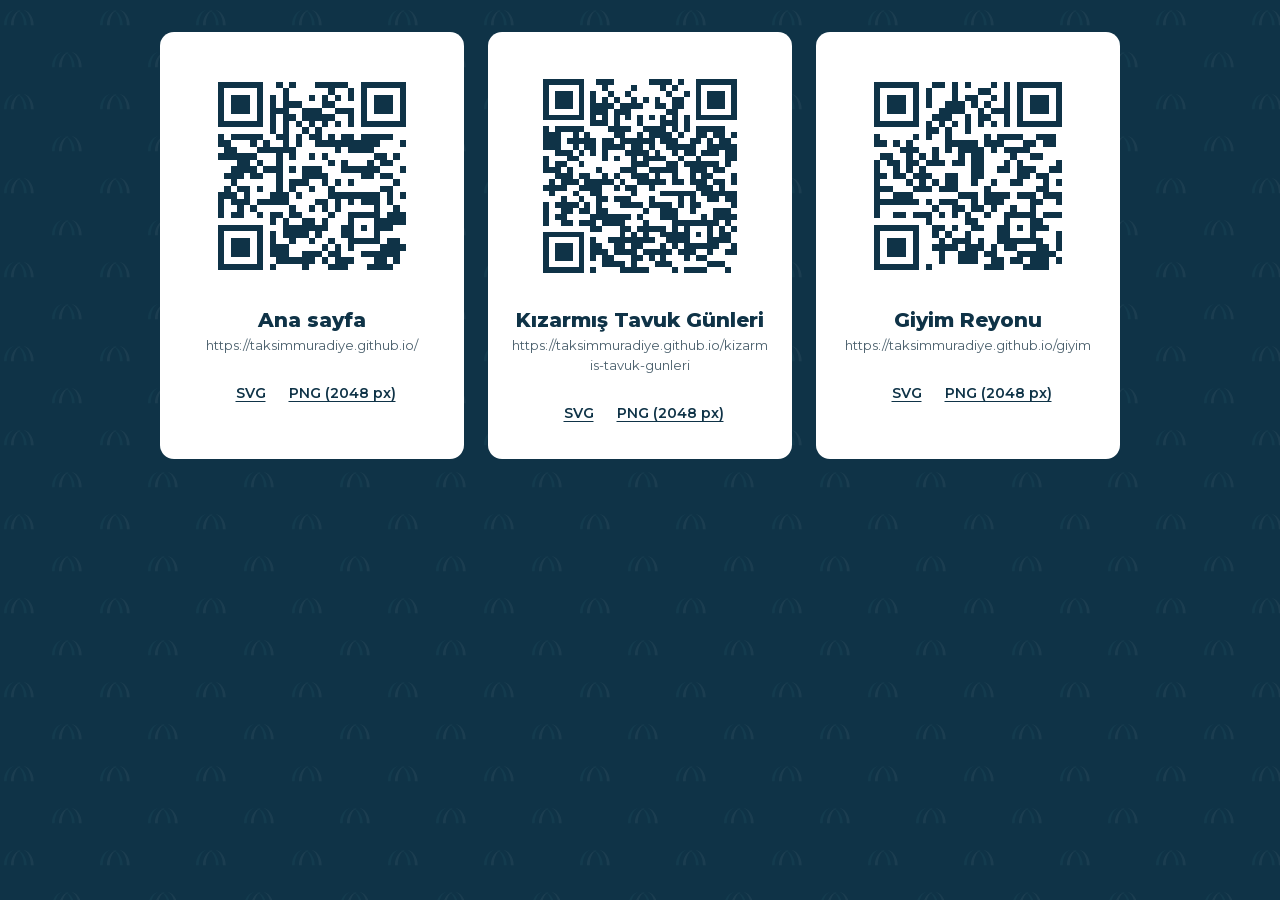
<file: qr.html>
<!DOCTYPE html><html lang="tr" class="montserrat_b48547ea-module__hP5xRG__variable"><head><meta charSet="utf-8"/><meta name="viewport" content="width=device-width, initial-scale=1, viewport-fit=cover"/><link rel="preload" href="/_next/static/media/a3264cb69f626630-s.p.2w0lnotpt__ns.woff2" as="font" crossorigin="" type="font/woff2"/><link rel="preload" href="/_next/static/media/a88409fdd7dc121c-s.p.1mvr14jy3vxq7.woff2" as="font" crossorigin="" type="font/woff2"/><link rel="preload" href="/_next/static/media/e8f2fbee2754df70-s.p.1dqa_6e_ad4sj.woff2" as="font" crossorigin="" type="font/woff2"/><link rel="preload" href="/_next/static/media/f12c927eaf7b23c0-s.p.148zpjuoy5uon.woff2" as="font" crossorigin="" type="font/woff2"/><link rel="preload" href="/qr/ana-sayfa.svg" as="image"/><link rel="preload" href="/qr/kizarmis-tavuk-gunleri.svg" as="image"/><link rel="preload" href="/qr/giyim.svg" as="image"/><link rel="stylesheet" href="/_next/static/chunks/2tcjub5jzeieu.css" data-precedence="next"/><link rel="stylesheet" href="/_next/static/chunks/3m202nej-jh5w.css" data-precedence="next"/><link rel="preload" as="script" fetchPriority="low" href="/_next/static/chunks/310vm2bl3xxpt.js"/><script src="/_next/static/chunks/19mx3mg6lkumu.js" async=""></script><script src="/_next/static/chunks/39u3ld3zqxqqm.js" async=""></script><script src="/_next/static/chunks/1eh83f1trsv72.js" async=""></script><script src="/_next/static/chunks/turbopack-1mgspl6rsex3i.js" async=""></script><script src="/_next/static/chunks/3fntmmi971322.js" async=""></script><meta name="theme-color" content="#0f3347"/><meta name="color-scheme" content="dark"/><title>QR · Taksim Muradiye</title><meta name="description" content="Taksim Muradiye gıda etkinliği menüsü"/><meta name="application-name" content="Taksim Muradiye"/><meta name="robots" content="noindex, nofollow"/><link rel="canonical" href="https://taksimmuradiye.github.io"/><meta name="format-detection" content="telephone=no, date=no, address=no, email=no"/><meta property="og:title" content="Taksim Muradiye · Menü"/><meta property="og:description" content="Taksim Muradiye gıda etkinliği menüsü"/><meta property="og:site_name" content="Taksim Muradiye"/><meta property="og:locale" content="tr_TR"/><meta property="og:image" content="https://taksimmuradiye.github.io/logo/paylasim.png"/><meta property="og:image:width" content="1200"/><meta property="og:image:height" content="630"/><meta property="og:image:alt" content="Taksim Muradiye"/><meta property="og:type" content="website"/><meta name="twitter:card" content="summary_large_image"/><meta name="twitter:title" content="Taksim Muradiye · Menü"/><meta name="twitter:description" content="Taksim Muradiye gıda etkinliği menüsü"/><meta name="twitter:image" content="https://taksimmuradiye.github.io/logo/paylasim.png"/><meta name="twitter:image:alt" content="Taksim Muradiye"/><meta name="twitter:image:width" content="1200"/><meta name="twitter:image:height" content="630"/><link rel="icon" href="/logo/isaret.svg" type="image/svg+xml"/><link rel="apple-touch-icon" href="/logo/apple-touch-icon.png"/><meta name="next-size-adjust" content=""/><script src="/_next/static/chunks/0cz1d0mv5g_q7.js" noModule=""></script></head><body><div hidden=""><!--$--><!--/$--></div><div class="centik-perdesi" aria-hidden="true"></div><main class="qr-module__QD_udq__sayfa"><ul class="qr-module__QD_udq__liste"><li class="qr-module__QD_udq__kart"><img class="qr-module__QD_udq__kod" src="/qr/ana-sayfa.svg" width="240" height="240" alt=""/><p class="qr-module__QD_udq__ad">Ana sayfa</p><p class="qr-module__QD_udq__adres">https://taksimmuradiye.github.io/</p><p class="qr-module__QD_udq__indir"><a href="/qr/ana-sayfa.svg" download="qr-ana-sayfa.svg">SVG</a><a href="/qr/ana-sayfa.png" download="qr-ana-sayfa.png">PNG (2048 px)</a></p></li><li class="qr-module__QD_udq__kart"><img class="qr-module__QD_udq__kod" src="/qr/kizarmis-tavuk-gunleri.svg" width="240" height="240" alt=""/><p class="qr-module__QD_udq__ad">Kızarmış Tavuk Günleri</p><p class="qr-module__QD_udq__adres">https://taksimmuradiye.github.io/kizarmis-tavuk-gunleri</p><p class="qr-module__QD_udq__indir"><a href="/qr/kizarmis-tavuk-gunleri.svg" download="qr-kizarmis-tavuk-gunleri.svg">SVG</a><a href="/qr/kizarmis-tavuk-gunleri.png" download="qr-kizarmis-tavuk-gunleri.png">PNG (2048 px)</a></p></li><li class="qr-module__QD_udq__kart"><img class="qr-module__QD_udq__kod" src="/qr/giyim.svg" width="240" height="240" alt=""/><p class="qr-module__QD_udq__ad">Giyim Reyonu</p><p class="qr-module__QD_udq__adres">https://taksimmuradiye.github.io/giyim</p><p class="qr-module__QD_udq__indir"><a href="/qr/giyim.svg" download="qr-giyim.svg">SVG</a><a href="/qr/giyim.png" download="qr-giyim.png">PNG (2048 px)</a></p></li></ul></main><!--$--><!--/$--><script src="/_next/static/chunks/310vm2bl3xxpt.js" id="_R_" async=""></script><script>(self.__next_f=self.__next_f||[]).push([0])</script><script>self.__next_f.push([1,"1:\"$Sreact.fragment\"\n2:I[39756,[\"/_next/static/chunks/3fntmmi971322.js\"],\"default\"]\n3:I[37457,[\"/_next/static/chunks/3fntmmi971322.js\"],\"default\"]\n4:I[97367,[\"/_next/static/chunks/3fntmmi971322.js\"],\"OutletBoundary\"]\n5:\"$Sreact.suspense\"\n8:I[97367,[\"/_next/static/chunks/3fntmmi971322.js\"],\"ViewportBoundary\"]\nc:I[68027,[\"/_next/static/chunks/3fntmmi971322.js\"],\"default\",1]\n:HL[\"/_next/static/chunks/2tcjub5jzeieu.css\",\"style\"]\n:HL[\"/_next/static/media/a3264cb69f626630-s.p.2w0lnotpt__ns.woff2\",\"font\",{\"crossOrigin\":\"\",\"type\":\"font/woff2\"}]\n:HL[\"/_next/static/media/a88409fdd7dc121c-s.p.1mvr14jy3vxq7.woff2\",\"font\",{\"crossOrigin\":\"\",\"type\":\"font/woff2\"}]\n:HL[\"/_next/static/media/e8f2fbee2754df70-s.p.1dqa_6e_ad4sj.woff2\",\"font\",{\"crossOrigin\":\"\",\"type\":\"font/woff2\"}]\n:HL[\"/_next/static/media/f12c927eaf7b23c0-s.p.148zpjuoy5uon.woff2\",\"font\",{\"crossOrigin\":\"\",\"type\":\"font/woff2\"}]\n:HL[\"/_next/static/chunks/3m202nej-jh5w.css\",\"style\"]\n:HL[\"/qr/ana-sayfa.svg\",\"image\"]\n:HL[\"/qr/kizarmis-tavuk-gunleri.svg\",\"image\"]\n:HL[\"/qr/giyim.svg\",\"image\"]\n7:X\n0:{\"P\":null,\"c\":[\"\",\"qr\"],\"q\":\"\",\"i\":false,\"f\":[[[\"\",{\"children\":[\"qr\",{\"children\":[\"__PAGE__\",{},\"$undefined\",\"$undefined\",4608]},\"$undefined\",\"$undefined\",4608]},\"$undefined\",\"$undefined\",4624],[[\"$\",\"$1\",\"c\",{\"children\":[[[\"$\",\"link\",\"0\",{\"rel\":\"stylesheet\",\"href\":\"/_next/static/chunks/2tcjub5jzeieu.css\",\"precedence\":\"next\",\"crossOrigin\":\"$undefined\",\"nonce\":\"$undefined\"}],[\"$\",\"script\",\"script-0\",{\"src\":\"/_next/static/chunks/3fntmmi971322.js\",\"async\":true,\"nonce\":\"$undefined\"}]],[\"$\",\"html\",null,{\"lang\":\"tr\",\"className\":\"montserrat_b48547ea-module__hP5xRG__variable\",\"children\":[\"$\",\"body\",null,{\"children\":[[\"$\",\"div\",null,{\"className\":\"centik-perdesi\",\"aria-hidden\":\"true\"}],[\"$\",\"$L2\",null,{\"parallelRouterKey\":\"children\",\"error\":\"$undefined\",\"errorStyles\":\"$undefined\",\"errorScripts\":\"$undefined\",\"template\":[\"$\",\"$L3\",null,{}],\"templateStyles\":\"$undefined\",\"templateScripts\":\"$undefined\",\"notFound\":[[[\"$\",\"title\",null,{\"children\":\"404: This page could not be found.\"}],[\"$\",\"div\",null,{\"style\":{\"fontFamily\":\"system-ui,\\\"Segoe UI\\\",Roboto,Helvetica,Arial,sans-serif,\\\"Apple Color Emoji\\\",\\\"Segoe UI Emoji\\\"\",\"height\":\"100vh\",\"textAlign\":\"center\",\"display\":\"flex\",\"flexDirection\":\"column\",\"alignItems\":\"center\",\"justifyContent\":\"center\"},\"children\":[\"$\",\"div\",null,{\"children\":[[\"$\",\"style\",null,{\"dangerouslySetInnerHTML\":{\"__html\":\"body{color:#000;background:#fff;margin:0}.next-error-h1{border-right:1px solid rgba(0,0,0,.3)}@media (prefers-color-scheme:dark){body{color:#fff;background:#000}.next-error-h1{border-right:1px solid rgba(255,255,255,.3)}}\"}}],[\"$\",\"h1\",null,{\"className\":\"next-error-h1\",\"style\":{\"display\":\"inline-block\",\"margin\":\"0 20px 0 0\",\"padding\":\"0 23px 0 0\",\"fontSize\":24,\"fontWeight\":500,\"verticalAlign\":\"top\",\"lineHeight\":\"49px\"},\"children\":404}],[\"$\",\"div\",null,{\"style\":{\"display\":\"inline-block\"},\"children\":[\"$\",\"h2\",null,{\"style\":{\"fontSize\":14,\"fontWeight\":400,\"lineHeight\":\"49px\",\"margin\":0},\"children\":\"This page could not be found.\"}]}]]}]}]],[]],\"forbidden\":\"$undefined\",\"unauthorized\":\"$undefined\"}]]}]}]]}],{\"children\":[[\"$\",\"$1\",\"c\",{\"children\":[null,[\"$\",\"$L2\",null,{\"parallelRouterKey\":\"children\",\"error\":\"$undefined\",\"errorStyles\":\"$undefined\",\"errorScripts\":\"$undefined\",\"template\":[\"$\",\"$L3\",null,{}],\"templateStyles\":\"$undefined\",\"templateScripts\":\"$undefined\",\"notFound\":\"$undefined\",\"forbidden\":\"$undefined\",\"unauthorized\":\"$undefined\"}]]}],{\"children\":[[\"$\",\"$1\",\"c\",{\"children\":[[\"$\",\"main\",null,{\"className\":\"qr-module__QD_udq__sayfa\",\"children\":[\"$\",\"ul\",null,{\"className\":\"qr-module__QD_udq__liste\",\"children\":[[\"$\",\"li\",\"ana-sayfa\",{\"className\":\"qr-module__QD_udq__kart\",\"children\":[[\"$\",\"img\",null,{\"className\":\"qr-module__QD_udq__kod\",\"src\":\"/qr/ana-sayfa.svg\",\"width\":240,\"height\":240,\"alt\":\"\"}],[\"$\",\"p\",null,{\"className\":\"qr-module__QD_udq__ad\",\"children\":\"Ana sayfa\"}],[\"$\",\"p\",null,{\"className\":\"qr-module__QD_udq__adres\",\"children\":\"https://taksimmuradiye.github.io/\"}],[\"$\",\"p\",null,{\"className\":\"qr-module__QD_udq__indir\",\"children\":[[\"$\",\"a\",null,{\"href\":\"/qr/ana-sayfa.svg\",\"download\":\"qr-ana-sayfa.svg\",\"children\":\"SVG\"}],[\"$\",\"a\",null,{\"href\":\"/qr/ana-sayfa.png\",\"download\":\"qr-ana-sayfa.png\",\"children\":\"PNG (2048 px)\"}]]}]]}],[\"$\",\"li\",\"kizarmis-tavuk-gunleri\",{\"className\":\"qr-module__QD_udq__kart\",\"children\":[[\"$\",\"img\",null,{\"className\":\"qr-module__QD_udq__kod\",\"src\":\"/qr/kizarmis-tavuk-gunleri.svg\",\"width\":240,\"height\":240,\"alt\":\"\"}],[\"$\",\"p\",null,{\"className\":\"qr-module__QD_udq__ad\",\"children\":\"Kızarmış Tavuk Günleri\"}],[\"$\",\"p\",null,{\"className\":\"qr-module__QD_udq__adres\",\"children\":\"https://taksimmuradiye.github.io/kizarmis-tavuk-gunleri\"}],[\"$\",\"p\",null,{\"className\":\"qr-module__QD_udq__indir\",\"children\":[[\"$\",\"a\",null,{\"href\":\"/qr/kizarmis-tavuk-gunleri.svg\",\"download\":\"qr-kizarmis-tavuk-gunleri.svg\",\"children\":\"SVG\"}],[\"$\",\"a\",null,{\"href\":\"/qr/kizarmis-tavuk-gunleri.png\",\"download\":\"qr-kizarmis-tavuk-gunleri.png\",\"children\":\"PNG (2048 px)\"}]]}]]}],[\"$\",\"li\",\"giyim\",{\"className\":\"qr-module__QD_udq__kart\",\"children\":[[\"$\",\"img\",null,{\"className\":\"qr-module__QD_udq__kod\",\"src\":\"/qr/giyim.svg\",\"width\":240,\"height\":240,\"alt\":\"\"}],[\"$\",\"p\",null,{\"className\":\"qr-module__QD_udq__ad\",\"children\":\"Giyim Reyonu\"}],[\"$\",\"p\",null,{\"className\":\"qr-module__QD_udq__adres\",\"children\":\"https://taksimmuradiye.github.io/giyim\"}],[\"$\",\"p\",null,{\"className\":\"qr-module__QD_udq__indir\",\"children\":[[\"$\",\"a\",null,{\"href\":\"/qr/giyim.svg\",\"download\":\"qr-giyim.svg\",\"children\":\"SVG\"}],[\"$\",\"a\",null,{\"href\":\"/qr/giyim.png\",\"download\":\"qr-giyim.png\",\"children\":\"PNG (2048 px)\"}]]}]]}]]}]}],[[\"$\",\"link\",\"0\",{\"rel\":\"stylesheet\",\"href\":\"/_next/static/chunks/3m202nej-jh5w.css\",\"precedence\":\"next\",\"crossOrigin\":\"$undefined\",\"nonce\":\"$undefined\"}]],[\"$\",\"$L4\",null,{\"children\":[\"$\",\"$5\",null,{\"name\":\"Next.MetadataOutlet\",\"children\":\"$@6\"}]}]]}],{},null,false,null]},null,false,\"$7\"]},null,false,null],[\"$\",\"$1\",\"h\",{\"children\":[null,[\"$\",\"$L8\",null,{\"children\":\"$L9\"}],[\"$\",\"div\",null,{\"hidden\":true,\"children\":\"$La\"}],\"$Lb\"]}],false]],\"m\":\"$undefined\",\"G\":[\"$c\",[\"$Ld\"]],\"S\":true,\"h\":null,\"r\":\"$undefined\",\"s\":\"$undefined\",\"a\":\"$undefined\",\"l\":\"$undefined\",\"p\":\"$undefined\",\"d\":\"$undefined\",\"b\":\"V9676dDhLaJ6jO2DyuaHn\"}\ne:I[97367,[\"/_next/static/chunks/3fntmmi971322.js\"],\"MetadataBoundary\"]\n7:C\na:[\"$\",\"$Le\",null,{\"children\":[\"$\",\"$5\",null,{\"name\":\"Next.Metadata\",\"children\":\"$Lf\"}]}]\nb:[\"$\",\"meta\",null,{\"name\":\"next-size-adjust\",\"content\":\"\"}]\nd:[\"$\",\"link\",\"0\",{\"rel\":\"stylesheet\",\"href\":\"/_next/static/chunks/2tcjub5jzeieu.css\",\"precedence\":\"next\",\"crossOrigin\":\"$undefined\",\"nonce\":\"$undefined\"}]\n9:[[\"$\",\"meta\",\"0\",{\"charSet\":\"utf-8\"}],[\"$\",\"meta\",\"1\",{\"name\":\"viewport\",\"content\":\"width=device-width, initial-scale=1, viewport-fit=cover\"}],[\"$\",\"meta\",\"2\",{\"name\":\"theme-color\",\"content\":\"#0f3347\"}],[\"$\",\"meta\",\"3\",{\"name\":\"color-scheme\",\"content\":\"dark\"}]]\n10:I[27201,[\"/_next/static/chunks/3fntmmi971322.js\"],\"IconMark\"]\n6:null\nf:[[\"$\",\"title\",\"0\",{\"children\":\"QR · Taksim Muradiye\"}],[\"$\",\"meta\",\"1\",{\"name\":\"description\",\"content\":\"Taksim Muradiye gıda etkinliği menüsü\"}],[\"$\",\"meta\",\"2\",{\"name\":\"application-name\",\"content\":\"Taksim Muradiye\"}],[\"$\",\"meta\",\"3\",{\"name\":\"robots\",\"content\":\"noindex, nofollow\"}],[\"$\",\"link\",\"4\",{\"rel\":\"canonical\",\"href\":\"https://taksimmuradiye.github.io\"}],[\"$\",\"meta\",\"5\",{\"name\":\"format-detection\",\"content\":\"telephone=no, date=no, address=no, email=no\"}],[\"$\",\"meta\",\"6\",{\"property\":\"og:title\",\"content\":\"Taksim Muradiye · Menü\"}],[\"$\",\"meta\",\"7\",{\"property\":\"og:description\",\"content\":\"Taksim Muradiye gıda etkinliği menüsü\"}],[\"$\",\"meta\",\"8\",{\"property\":\"og:site_name\",\"content\":\"Taksim Muradiye\"}],[\"$\",\"meta\",\"9\",{\"property\":\"og:locale\",\"content\":\"tr_TR\"}],[\"$\",\"meta\",\"10\",{\"property\":\"og:image\",\"content\":\"https://taksimmuradiye.github.io/logo/paylasim.png\"}],[\"$\",\"meta\",\"11\",{\"property\":\"og:image:width\",\"content\":\"1200\"}],[\"$\",\"meta\",\"12\",{\"property\":\"og:image:height\",\"content\":\"630\"}],[\"$\",\"meta\",\"13\",{\"property\":\"og:image:alt\",\"content\":\"Taksim Muradiye\"}],[\"$\",\"meta\",\"14\",{\"property\":\"og:type\",\"content\":\"website\"}],[\"$\",\"meta\",\"15\",{\"name\":\"twitter:card\",\"content\":\"summary_large_image\"}],[\"$\",\"meta\",\"16\",{\"name\":\"twitter:title\",\"content\":\"Taksim Muradiye · Menü\"}],[\"$\",\"meta\",\"17\",{\"name\":\"twitter:description\",\"content\":\"Taksim Muradiye gıda etkinliği menüsü\"}],[\"$\",\"meta\",\"18\",{\"name\":\"twitter:image\",\"content\":\"https://taksimmuradiye.github.io/logo/paylasim.png\"}],[\"$\",\"meta\",\"19\",{\"name\":\"twitter:image:alt\",\"content\":\"Taksim Muradiye\"}],[\"$\",\"meta\",\"20\",{\"name\":\"twitter:image:width\",\"content\":\"1200\"}],[\"$\",\"meta\",\"21\",{\"name\":\"twitter:image:height\",\"content\":\"630\"}],[\"$\",\"link\",\"22\",{\"rel\":\"icon\",\"href\":\"/logo/isaret.svg\",\"type\":\"image/svg+xml\"}],[\"$\",\"link\",\"23\",{\"rel\":\"apple-touch-icon\",\"href\":\"/logo/apple-touch-icon.png\"}],[\"$\",\"$L10\",\"24\",{}]]\n"])</script></body></html>
</file>
<file: _next/static/chunks/2tcjub5jzeieu.css>
@font-face{font-family:Montserrat;font-style:italic;font-weight:100 900;font-display:swap;src:url(../media/b5e37d11b304fc7d-s.3g3bt7l0ghqli.woff2)format("woff2");unicode-range:U+460-52F,U+1C80-1C8A,U+20B4,U+2DE0-2DFF,U+A640-A69F,U+FE2E-FE2F}@font-face{font-family:Montserrat;font-style:italic;font-weight:100 900;font-display:swap;src:url(../media/178d5fd8ddb5ce59-s.2i_4fubx_n-y1.woff2)format("woff2");unicode-range:U+301,U+400-45F,U+490-491,U+4B0-4B1,U+2116}@font-face{font-family:Montserrat;font-style:italic;font-weight:100 900;font-display:swap;src:url(../media/45b63fe037c60d0d-s.3hk3-uyb7gexl.woff2)format("woff2");unicode-range:U+102-103,U+110-111,U+128-129,U+168-169,U+1A0-1A1,U+1AF-1B0,U+300-301,U+303-304,U+308-309,U+323,U+329,U+1EA0-1EF9,U+20AB}@font-face{font-family:Montserrat;font-style:italic;font-weight:100 900;font-display:swap;src:url(../media/f12c927eaf7b23c0-s.p.148zpjuoy5uon.woff2)format("woff2");unicode-range:U+100-2BA,U+2BD-2C5,U+2C7-2CC,U+2CE-2D7,U+2DD-2FF,U+304,U+308,U+329,U+1D00-1DBF,U+1E00-1E9F,U+1EF2-1EFF,U+2020,U+20A0-20AB,U+20AD-20C4,U+2113,U+2C60-2C7F,U+A720-A7FF}@font-face{font-family:Montserrat;font-style:italic;font-weight:100 900;font-display:swap;src:url(../media/a3264cb69f626630-s.p.2w0lnotpt__ns.woff2)format("woff2");unicode-range:U+??,U+131,U+152-153,U+2BB-2BC,U+2C6,U+2DA,U+2DC,U+304,U+308,U+329,U+2000-206F,U+20AC,U+2122,U+2191,U+2193,U+2212,U+2215,U+FEFF,U+FFFD}@font-face{font-family:Montserrat;font-style:normal;font-weight:100 900;font-display:swap;src:url(../media/8298327da6d5bcce-s.3q4n78m6muld7.woff2)format("woff2");unicode-range:U+460-52F,U+1C80-1C8A,U+20B4,U+2DE0-2DFF,U+A640-A69F,U+FE2E-FE2F}@font-face{font-family:Montserrat;font-style:normal;font-weight:100 900;font-display:swap;src:url(../media/44fac91e6f2d2b1b-s.1d_6dtvtn9g3_.woff2)format("woff2");unicode-range:U+301,U+400-45F,U+490-491,U+4B0-4B1,U+2116}@font-face{font-family:Montserrat;font-style:normal;font-weight:100 900;font-display:swap;src:url(../media/2b402d8aebffd579-s.16nfeub7ja6ze.woff2)format("woff2");unicode-range:U+102-103,U+110-111,U+128-129,U+168-169,U+1A0-1A1,U+1AF-1B0,U+300-301,U+303-304,U+308-309,U+323,U+329,U+1EA0-1EF9,U+20AB}@font-face{font-family:Montserrat;font-style:normal;font-weight:100 900;font-display:swap;src:url(../media/a88409fdd7dc121c-s.p.1mvr14jy3vxq7.woff2)format("woff2");unicode-range:U+100-2BA,U+2BD-2C5,U+2C7-2CC,U+2CE-2D7,U+2DD-2FF,U+304,U+308,U+329,U+1D00-1DBF,U+1E00-1E9F,U+1EF2-1EFF,U+2020,U+20A0-20AB,U+20AD-20C4,U+2113,U+2C60-2C7F,U+A720-A7FF}@font-face{font-family:Montserrat;font-style:normal;font-weight:100 900;font-display:swap;src:url(../media/e8f2fbee2754df70-s.p.1dqa_6e_ad4sj.woff2)format("woff2");unicode-range:U+??,U+131,U+152-153,U+2BB-2BC,U+2C6,U+2DA,U+2DC,U+304,U+308,U+329,U+2000-206F,U+20AC,U+2122,U+2191,U+2193,U+2212,U+2215,U+FEFF,U+FFFD}@font-face{font-family:Montserrat Fallback;src:local(Arial);ascent-override:85.79%;descent-override:22.25%;line-gap-override:0.0%;size-adjust:112.83%}.montserrat_b48547ea-module__hP5xRG__className{font-family:Montserrat,Montserrat Fallback}.montserrat_b48547ea-module__hP5xRG__variable{--font-montserrat:"Montserrat", "Montserrat Fallback"}
:root{--lacivert:#0f3347;--lacivert-derin:#0b2738;--lacivert-yuzey:#14405a;--turkuaz:#61c7cc;--mavi:#2b91ca;--beyaz:#fff;--yazi:#f3f7f8;--yazi-2:#f3f7f8c2;--yazi-3:#f3f7f8ad;--cizgi:#f3f7f81f;--turkuaz-cizgi:#61c7cc73;--font:var(--font-montserrat), system-ui, -apple-system, "Segoe UI", Roboto, sans-serif;--b1:4px;--b2:8px;--b3:12px;--b4:16px;--b5:20px;--b6:24px;--b8:32px;--b10:40px;--b12:48px;--b16:64px;--kenar:20px;--icerik-genislik:560px;--guvenli-ust:env(safe-area-inset-top,0px);--guvenli-alt:env(safe-area-inset-bottom,0px);--guvenli-sol:env(safe-area-inset-left,0px);--guvenli-sag:env(safe-area-inset-right,0px);--sekme-yukseklik:56px;--kose-kucuk:6px;--kose:14px;--egri:cubic-bezier(.23, 1, .32, 1);--sure-basma:.14s;--sure-durum:.2s}
*,:before,:after{box-sizing:border-box}html{background:var(--lacivert);--lightningcss-light: ;--lightningcss-dark:initial;color-scheme:dark;-webkit-tap-highlight-color:transparent;-moz-text-size-adjust:100%;text-size-adjust:100%;overscroll-behavior-y:none}body{min-height:100svh;color:var(--yazi);font-family:var(--font);font-synthesis:none;text-rendering:optimizelegibility;-webkit-font-smoothing:antialiased;background:0 0;margin:0;font-size:16px;line-height:1.5;overflow-x:clip}h1,h2,h3,p{margin:0}img{max-width:100%;display:block}a{color:inherit;text-decoration:none}a,button{touch-action:manipulation}button{font:inherit;color:inherit;cursor:pointer;background:0 0;border:0;padding:0}button,[data-kontrol]{-webkit-user-select:none;user-select:none;-webkit-touch-callout:none}:focus-visible{outline:2px solid var(--turkuaz);outline-offset:3px;border-radius:4px}.gorunmez{clip-path:inset(50%);white-space:nowrap;width:1px;height:1px;position:absolute;overflow:hidden}body:before{content:"";z-index:-1;pointer-events:none;background:url(../media/desen.2wrzf6a4ikjb0.svg) 0 0/96px 84px;position:fixed;inset:0}.centik-perdesi{height:var(--guvenli-ust);background:var(--lacivert);z-index:30;pointer-events:none;position:fixed;inset:0 0 auto}@media (prefers-reduced-motion:reduce){*,:before,:after{scroll-behavior:auto!important;transition-duration:.01ms!important;animation-duration:.01ms!important;animation-iteration-count:1!important}}
</file>
<file: _next/static/chunks/3-0_95clbgqfo.css>
.UrunKarti-module__hKtHfW__kart{min-width:0;padding:var(--b2);background:var(--lacivert-derin);border:1px solid var(--cizgi);border-radius:20px;flex-direction:column;display:flex}.UrunKarti-module__hKtHfW__pencere{aspect-ratio:16/11;background:var(--lacivert-yuzey);isolation:isolate;border-radius:999px 999px 12px 12px;place-items:center;display:grid;position:relative;overflow:hidden}.UrunKarti-module__hKtHfW__foto{object-fit:cover;width:100%;height:100%;position:absolute;inset:0}.UrunKarti-module__hKtHfW__rozet{z-index:1;left:var(--b3);bottom:var(--b3);background:var(--turkuaz);color:var(--lacivert-derin);white-space:nowrap;border-radius:999px;padding:5px 10px;font-size:12px;font-weight:600;line-height:1.2;position:absolute}.UrunKarti-module__hKtHfW__tukendi .UrunKarti-module__hKtHfW__foto{filter:grayscale();opacity:.45}.UrunKarti-module__hKtHfW__tukendi .UrunKarti-module__hKtHfW__ad,.UrunKarti-module__hKtHfW__tukendi .UrunKarti-module__hKtHfW__aciklama{color:var(--yazi-3)}.UrunKarti-module__hKtHfW__tukendi .UrunKarti-module__hKtHfW__fiyat{color:var(--yazi-3);font-weight:600;text-decoration:line-through}.UrunKarti-module__hKtHfW__tukendi .UrunKarti-module__hKtHfW__rozet{color:var(--yazi);background:#3b5566}.UrunKarti-module__hKtHfW__yerTutucu{width:30%;height:auto;margin-top:14%}.UrunKarti-module__hKtHfW__govde{padding:var(--b4) var(--b3) var(--b3)}.UrunKarti-module__hKtHfW__satir{align-items:baseline;column-gap:var(--b4);row-gap:var(--b1);flex-wrap:wrap;display:flex}.UrunKarti-module__hKtHfW__satir>.UrunKarti-module__hKtHfW__ad{flex:9em;min-width:0}.UrunKarti-module__hKtHfW__satir>.UrunKarti-module__hKtHfW__fiyat{flex:0 auto;margin-left:auto}.UrunKarti-module__hKtHfW__ad{color:var(--yazi);overflow-wrap:break-word;-webkit-hyphens:manual;hyphens:manual;text-wrap:pretty;font-size:18px;font-style:italic;font-weight:500;line-height:1.25}.UrunKarti-module__hKtHfW__fiyat{max-width:100%;color:var(--beyaz);text-align:right;font-variant-numeric:tabular-nums;overflow-wrap:anywhere;font-size:16px;font-weight:700;line-height:1.25}.UrunKarti-module__hKtHfW__tutar{white-space:nowrap}.UrunKarti-module__hKtHfW__aciklama{margin-top:var(--b2);color:var(--yazi-3);overflow-wrap:anywhere;text-wrap:pretty;font-size:14px;line-height:1.5}
.KategoriSekmeleri-module__9UEJzW__nav{top:var(--guvenli-ust);z-index:20;background:var(--lacivert);border-block:1px solid var(--cizgi);position:sticky}.KategoriSekmeleri-module__9UEJzW__serit{overscroll-behavior-x:contain;scrollbar-width:none;-webkit-overflow-scrolling:touch;overflow-x:auto;-webkit-mask-image:linear-gradient(90deg,#0000 0,#000 12px calc(100% - 48px),#0000 100%);mask-image:linear-gradient(90deg,#0000 0,#000 12px calc(100% - 48px),#0000 100%)}.KategoriSekmeleri-module__9UEJzW__serit::-webkit-scrollbar{display:none}.KategoriSekmeleri-module__9UEJzW__liste{width:max-content;min-width:100%;padding:0 calc(var(--kenar) + 24px + var(--guvenli-sag)) 0 calc(var(--kenar) - 10px + var(--guvenli-sol));gap:2px;margin:0 auto;list-style:none;display:flex}@media (min-width:600px){.KategoriSekmeleri-module__9UEJzW__liste{justify-content:center}}.KategoriSekmeleri-module__9UEJzW__sekme{height:var(--sekme-yukseklik);white-space:nowrap;max-width:calc(100vw - 72px);color:var(--yazi-3);transition:color var(--sure-durum) var(--egri), transform var(--sure-basma) var(--egri);align-items:center;padding:0 10px 6px;font-size:14px;font-weight:500;display:flex;position:relative}.KategoriSekmeleri-module__9UEJzW__sekmeYazi{text-overflow:ellipsis;min-width:0;overflow:hidden}.KategoriSekmeleri-module__9UEJzW__sekme:after{content:"";border:2px solid var(--turkuaz);opacity:0;width:20px;height:10px;transition:opacity var(--sure-durum) var(--egri), transform var(--sure-durum) var(--egri);border-bottom:0;border-radius:20px 20px 0 0;margin-left:-10px;position:absolute;bottom:8px;left:50%;transform:translateY(3px)}.KategoriSekmeleri-module__9UEJzW__sekme[aria-current=true]{color:var(--beyaz)}.KategoriSekmeleri-module__9UEJzW__sekme[aria-current=true]:after{opacity:1;transform:none}.KategoriSekmeleri-module__9UEJzW__sekme:active{transform:scale(.96)}.KategoriSekmeleri-module__9UEJzW__sekme:focus-visible{outline-offset:-3px}@media (hover:hover) and (pointer:fine){.KategoriSekmeleri-module__9UEJzW__sekme:hover{color:var(--yazi)}.KategoriSekmeleri-module__9UEJzW__sekme:not([aria-current=true]):hover:after{opacity:.4;transform:none}}
.konsept-module__VO9Vbq__ust{text-align:center;padding:calc(var(--guvenli-ust) + var(--b5)) calc(var(--kenar) + var(--guvenli-sag)) var(--b8) calc(var(--kenar) + var(--guvenli-sol));flex-direction:column;align-items:center;display:flex}.konsept-module__VO9Vbq__logoBag{padding:var(--b2);border-radius:var(--kose);transition:transform var(--sure-basma) var(--egri);display:block}@media (hover:hover) and (pointer:fine){.konsept-module__VO9Vbq__logoBag:hover{transform:translateY(-2px)}}.konsept-module__VO9Vbq__logoBag:active{transform:scale(.96)}.konsept-module__VO9Vbq__karsilama{margin-top:var(--b6);letter-spacing:.36em;color:var(--turkuaz);padding-left:.36em;font-size:13px;font-weight:300}.konsept-module__VO9Vbq__baslik{margin-top:var(--b3);letter-spacing:-.01em;text-wrap:balance;overflow-wrap:anywhere;max-width:16ch;font-size:clamp(22px,8.8vw,40px);font-weight:800;line-height:1.08}.konsept-module__VO9Vbq__menu{width:100%;max-width:calc(var(--icerik-genislik) + 2 * var(--kenar));padding:0 calc(var(--kenar) + var(--guvenli-sag)) 0 calc(var(--kenar) + var(--guvenli-sol));margin:0 auto}.konsept-module__VO9Vbq__bolum{padding-top:var(--b8);scroll-margin-top:calc(var(--guvenli-ust) + var(--sekme-yukseklik) + 2px);outline:none}.konsept-module__VO9Vbq__bolumBaslik{align-items:center;gap:var(--b3);color:var(--turkuaz);overflow-wrap:anywhere;font-size:clamp(20px,7vw,26px);font-weight:800;line-height:1.15;display:flex}.konsept-module__VO9Vbq__bolumBaslik span{flex:0 auto;min-width:0}.konsept-module__VO9Vbq__bolumBaslik:after{content:"";background:var(--cizgi);flex:1 1 0;min-width:0;height:1px}.konsept-module__VO9Vbq__izgara{gap:var(--b4);margin-top:var(--b5);grid-template-columns:minmax(0,1fr);display:grid}@media (min-width:760px){.konsept-module__VO9Vbq__menu{max-width:calc(960px + 2 * var(--kenar))}.konsept-module__VO9Vbq__izgara{gap:var(--b6);grid-template-columns:repeat(2,minmax(0,1fr))}}@media (min-width:1100px){.konsept-module__VO9Vbq__izgara{grid-template-columns:repeat(3,minmax(0,1fr))}}.konsept-module__VO9Vbq__kapanis{text-align:center;padding:var(--b16) calc(var(--kenar) + var(--guvenli-sag)) calc(var(--b16) + var(--guvenli-alt)) calc(var(--kenar) + var(--guvenli-sol));flex-direction:column;align-items:center;display:flex}.konsept-module__VO9Vbq__not{max-width:34ch;color:var(--yazi-2);font-size:14px;font-style:italic;line-height:1.5}.konsept-module__VO9Vbq__kapanisIsaret{width:56px;height:auto;margin-top:var(--b12)}.konsept-module__VO9Vbq__afiyet{margin-top:var(--b4);letter-spacing:.24em;padding-left:.24em;font-size:26px;font-weight:300;line-height:1.3}.konsept-module__VO9Vbq__basaDon{width:56px;height:64px;margin-top:var(--b10);color:var(--turkuaz);transition:transform var(--sure-basma) var(--egri), border-color var(--sure-durum) var(--egri);border:1px solid #61c7ccbf;border-radius:999px 999px 12px 12px;place-items:center;display:grid}.konsept-module__VO9Vbq__basaDon svg{width:20px;height:20px;margin-top:6px}.konsept-module__VO9Vbq__basaDon:active{transform:scale(.94)}@media (hover:hover) and (pointer:fine){.konsept-module__VO9Vbq__basaDon:hover{border-color:var(--turkuaz)}}
</file>
<file: _next/static/chunks/3m202nej-jh5w.css>
.qr-module__QD_udq__sayfa{padding:calc(var(--guvenli-ust) + var(--b8)) var(--kenar) calc(var(--guvenli-alt) + var(--b8))}.qr-module__QD_udq__liste{gap:var(--b6);grid-template-columns:repeat(auto-fill,minmax(260px,1fr));max-width:960px;margin:0 auto;padding:0;list-style:none;display:grid}.qr-module__QD_udq__kart{padding:var(--b6);border-radius:var(--kose);color:var(--lacivert);text-align:center;break-inside:avoid;background:#fff;flex-direction:column;align-items:center;display:flex}.qr-module__QD_udq__kod{width:240px;height:240px}.qr-module__QD_udq__ad{margin-top:var(--b3);font-size:20px;font-weight:800;line-height:1.2}.qr-module__QD_udq__adres{margin-top:var(--b1);color:#4a5f6c;overflow-wrap:anywhere;font-size:13px}.qr-module__QD_udq__indir{gap:var(--b4);margin-top:var(--b4);font-size:14px;font-weight:600;display:flex}.qr-module__QD_udq__indir a{min-width:44px;min-height:44px;color:var(--lacivert);text-underline-offset:3px;justify-content:center;align-items:center;text-decoration:underline;display:inline-flex}@media print{.qr-module__QD_udq__sayfa{padding:0}.qr-module__QD_udq__indir{display:none}.qr-module__QD_udq__kart{border:1px solid #ccd}}
</file>
